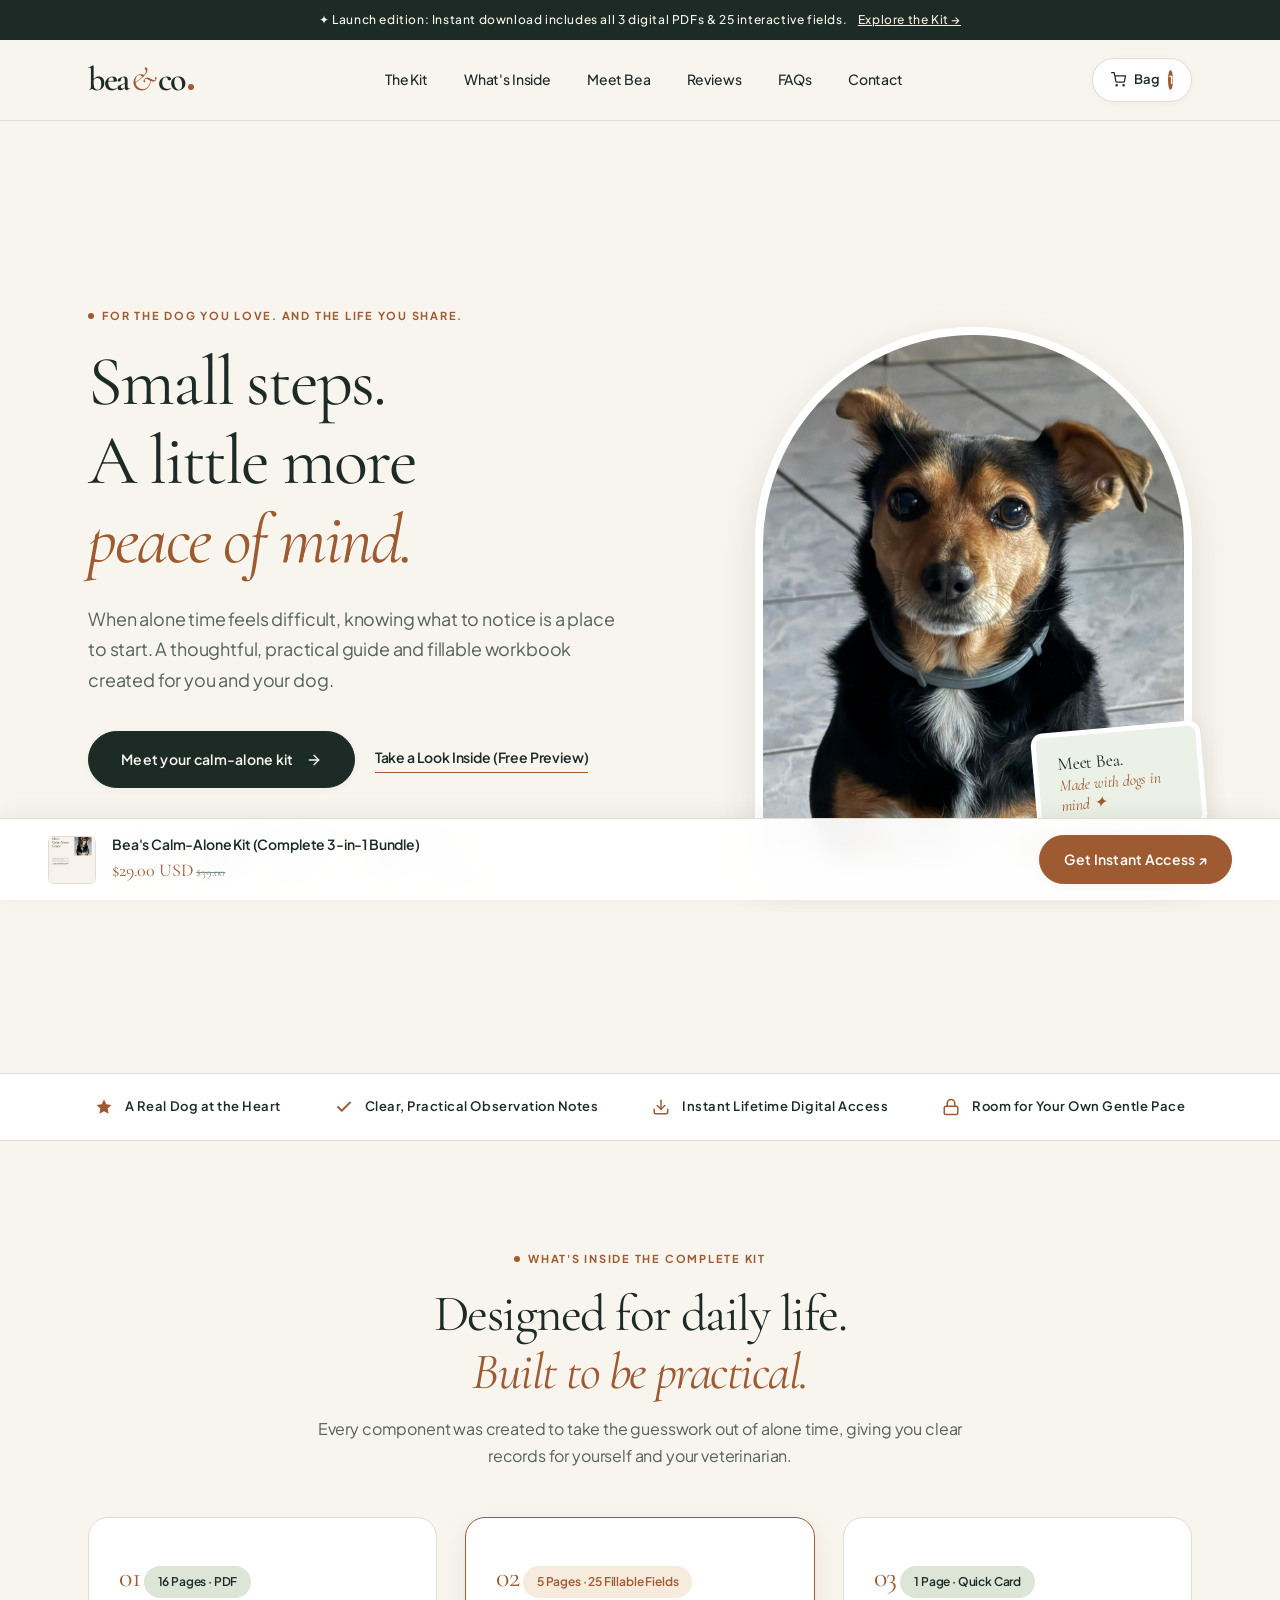
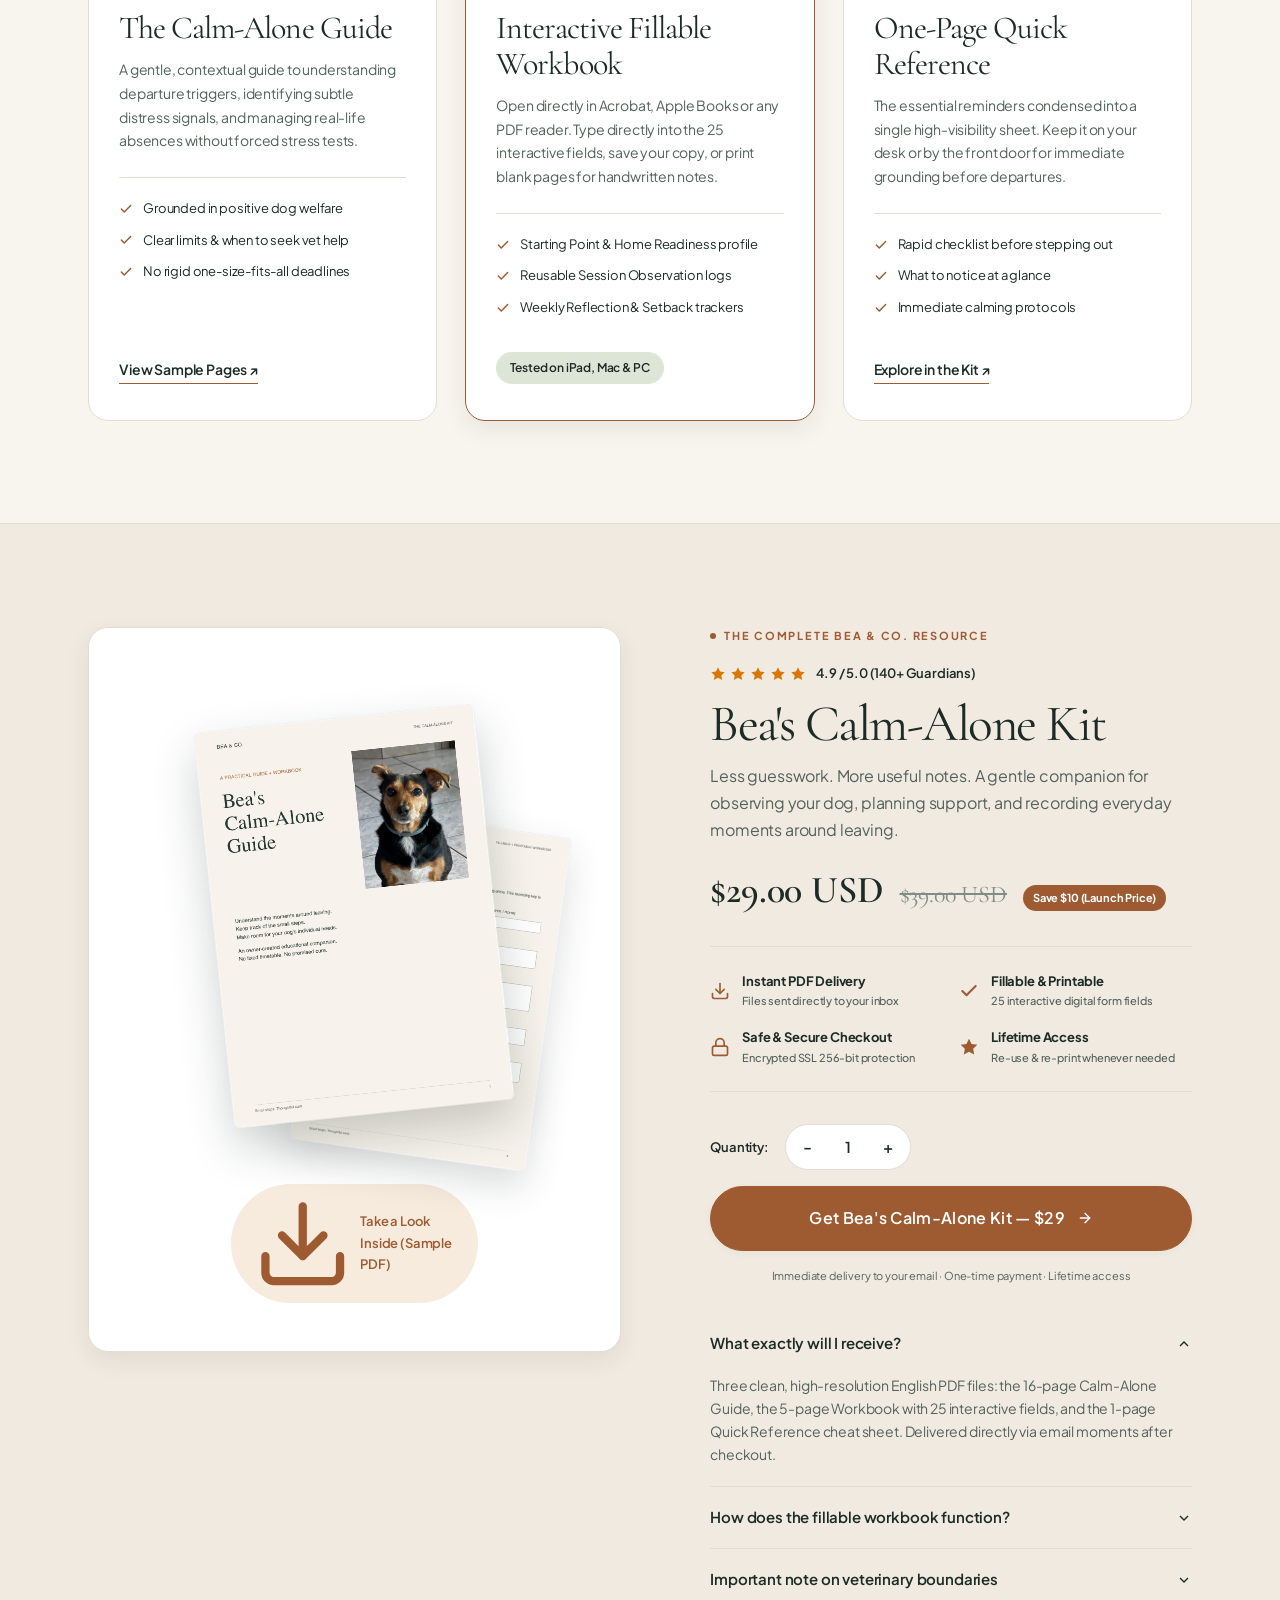
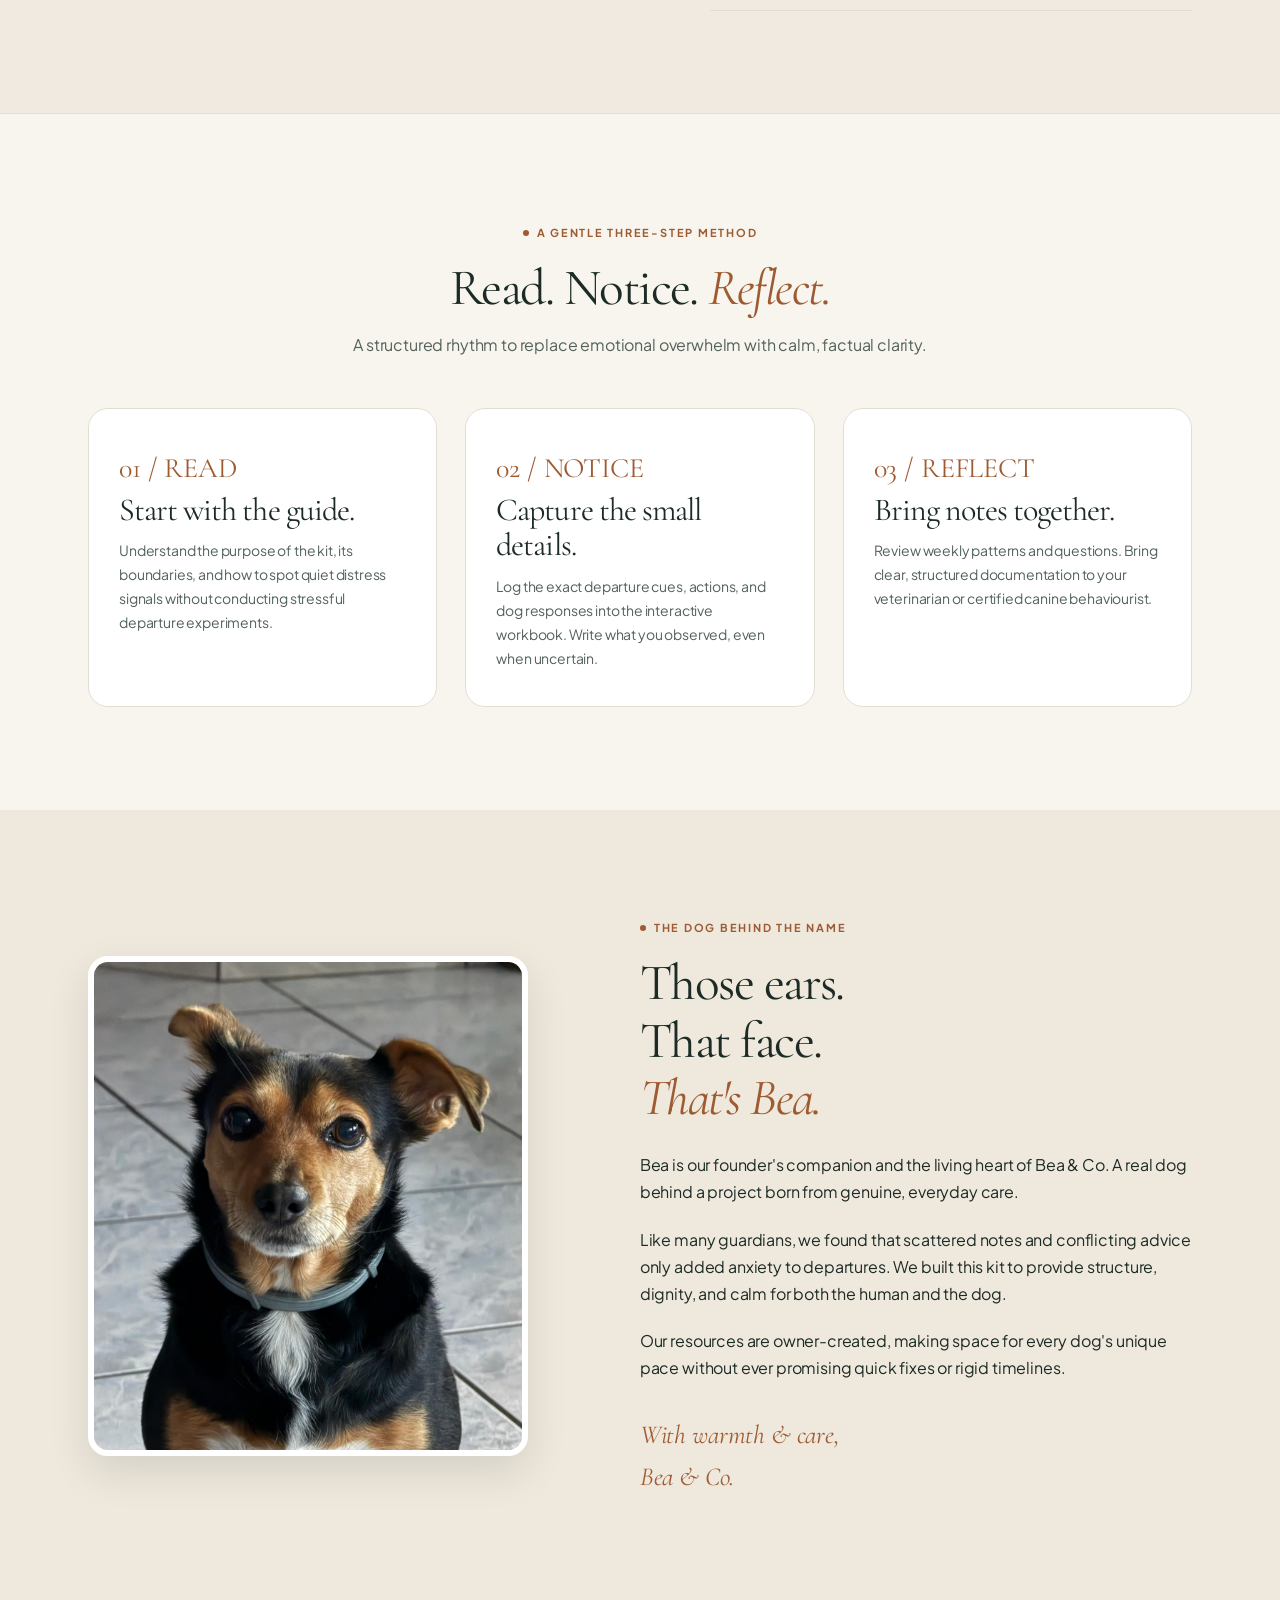
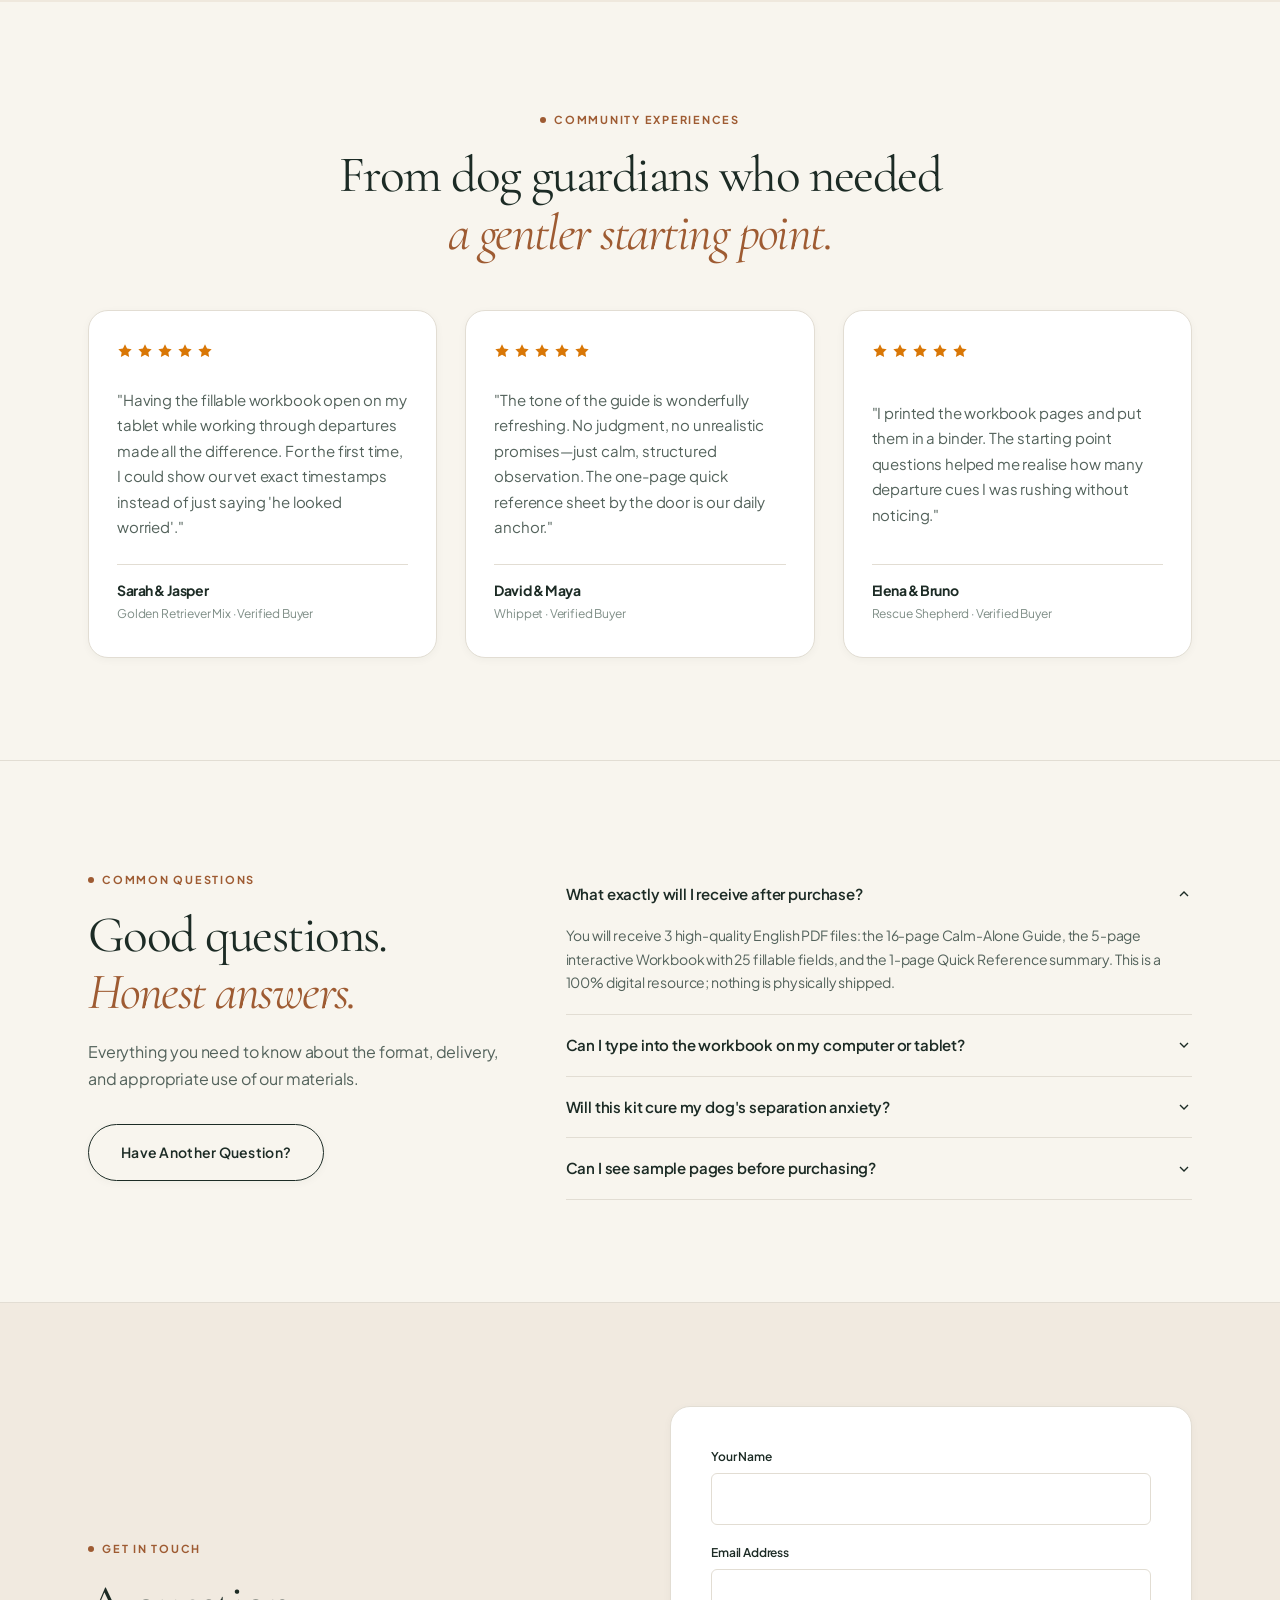
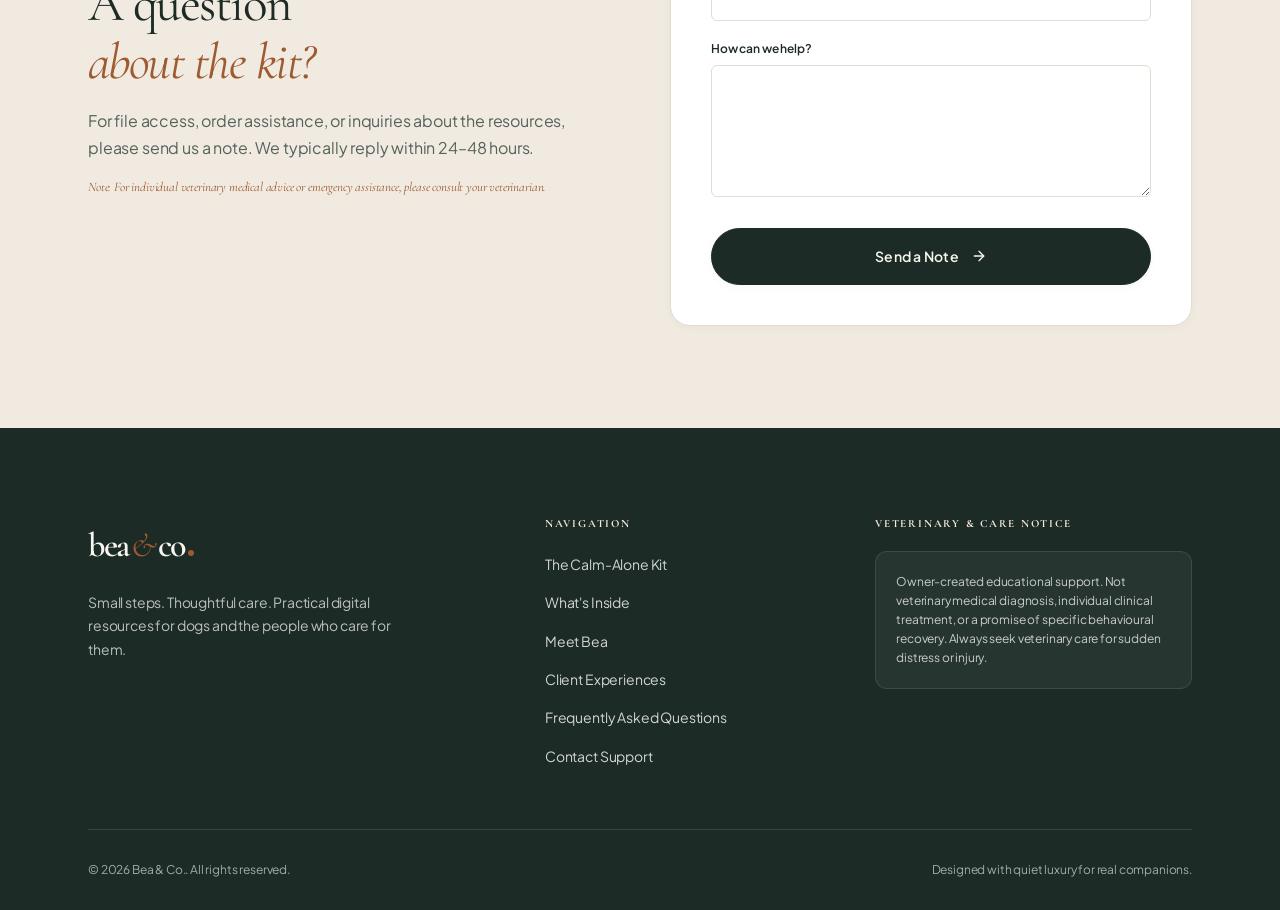
<file: output/store-preview/index.html>
<!doctype html>
<html class="no-js" lang="en">
<head>
  <meta charset="utf-8">
  <meta http-equiv="X-UA-Compatible" content="IE=edge">
  <meta name="viewport" content="width=device-width, initial-scale=1.0, height=device-height, minimum-scale=1.0">
  <link rel="canonical" href="https://bea-co.it">
  <link rel="preconnect" href="https://fonts.googleapis.com">
  <link rel="preconnect" href="https://fonts.gstatic.com" crossorigin>

  <title>Bea &amp; Co. | Small steps. Thoughtful care.</title>
  <meta name="description" content="A thoughtful guide and fillable workbook for the small steps around alone time. Meet Bea &amp; Co.">

  <!-- OpenGraph & Twitter Cards -->
  <meta property="og:site_name" content="Bea &amp; Co.">
  <meta property="og:url" content="https://bea-co.it">
  <meta property="og:title" content="Bea &amp; Co. | Small steps. Thoughtful care.">
  <meta property="og:type" content="website">
  <meta property="og:description" content="A thoughtful guide and fillable workbook for the small steps around alone time. Meet Bea &amp; Co.">
  <meta property="og:image" content="https:/assets/guide-cover.png">
  <meta name="twitter:card" content="summary_large_image">
  <meta name="twitter:title" content="Bea &amp; Co. | Small steps. Thoughtful care.">
  <meta name="twitter:description" content="A thoughtful guide and fillable workbook for the small steps around alone time. Meet Bea &amp; Co.">

  

  <!-- Stylesheets -->
  <link rel="stylesheet" href="/assets/theme.css">

  <!-- Theme Settings Custom Properties -->
  <style>
    :root {
      --color-bg: #F8F5EE;
      --color-ink: #1C2B25;
      --color-caramel: #9E5B32;
    }
  </style>

  <!-- Structured Data JSON-LD -->
  <script type="application/ld+json">
  {
    "@context": "https://schema.org",
    "@type": "Organization",
    "name": "Bea &amp; Co.",
    "url": "https://bea-co.it",
    "logo": "https:/assets/guide-cover.png",
    "sameAs": []
  }
  </script>
</head>
<body class="template-index">
  <a class="skip-link" href="#MainContent">Skip to content</a>

  
<div class="announcement-bar">
  <div class="container">
    <span>✦ Launch edition: Instant download includes all 3 digital PDFs & 25 interactive fields.</span>
    
      <a href="#the-kit">Explore the Kit →</a>
    
  </div>
</div>




  <header class="site-header">
  <div class="container header-inner">
    <a href="/" class="brand-logo" aria-label="Bea and Co Home">
      bea <span>&</span> co<span class="dot"></span>
    </a>

    <nav class="main-nav" aria-label="Main Navigation">
      <a href="/#the-kit">The Kit</a>
      <a href="/#inside">What's Inside</a>
      <a href="/#meet-bea">Meet Bea</a>
      <a href="/#reviews">Reviews</a>
      <a href="/#questions">FAQs</a>
      <a href="/#contact">Contact</a>
    </nav>

    <div class="header-actions">
      <button class="cart-toggle-btn" data-cart-toggle aria-label="Open Shopping Bag">
        <svg viewBox="0 0 24 24" fill="none" stroke="currentColor" stroke-width="2" stroke-linecap="round" stroke-linejoin="round"><circle cx="9" cy="21" r="1"></circle><circle cx="20" cy="21" r="1"></circle><path d="M1 1h4l2.68 13.39a2 2 0 0 0 2 1.61h9.72a2 2 0 0 0 2-1.61L23 6H6"></path></svg>

        <span>Bag</span>
        <span class="cart-count-badge" data-cart-count>1</span>
      </button>

      <button class="mobile-menu-btn" data-mobile-menu-toggle aria-label="Toggle menu">
        <svg width="24" height="24" viewBox="0 0 24 24" fill="none" stroke="currentColor" stroke-width="2"><line x1="3" y1="12" x2="21" y2="12"></line><line x1="3" y1="6" x2="21" y2="6"></line><line x1="3" y1="18" x2="21" y2="18"></line></svg>
      </button>
    </div>
  </div>
</header>

<!-- Mobile Navigation Drawer -->
<div class="mobile-nav-drawer" data-mobile-drawer>
  <div class="mobile-nav-panel">
    <div style="display:flex;justify-content:space-between;align-items:center;">
      <span class="brand-logo" style="font-size:26px;">bea <span>&</span> co<span class="dot"></span></span>
      <button class="cart-drawer-close" data-mobile-close aria-label="Close menu"><svg viewBox="0 0 24 24" fill="none" stroke="currentColor" stroke-width="2" stroke-linecap="round" stroke-linejoin="round"><line x1="18" y1="6" x2="6" y2="18"></line><line x1="6" y1="6" x2="18" y2="18"></line></svg>
</button>
    </div>
    <div class="mobile-nav-links">
      <a href="/#the-kit" data-mobile-close>The Calm-Alone Kit</a>
      <a href="/#inside" data-mobile-close>What's Inside</a>
      <a href="/#meet-bea" data-mobile-close>Meet Bea</a>
      <a href="/#reviews" data-mobile-close>Reviews & Stories</a>
      <a href="/#questions" data-mobile-close>Frequently Asked Questions</a>
      <a href="/#contact" data-mobile-close>Get in Touch</a>
    </div>
    <div style="margin-top:auto;padding-top:24px;border-top:1px solid var(--color-border);">
      <a href="/#the-kit" class="btn btn-caramel btn-full" data-mobile-close>Get Your Kit ($29)</a>
    </div>
  </div>
</div>




  <main id="MainContent" role="main" tabindex="-1">
    <section class="section-space">
  <div class="container">
    <div class="hero-grid">
      <div class="hero-content">
        <div class="eyebrow">FOR THE DOG YOU LOVE. AND THE LIFE YOU SHARE.</div>
        <h1>Small steps.<br>A little more<br><em>peace of mind.</em></h1>
        <p class="lead-text">When alone time feels difficult, knowing what to notice is a place to start. A thoughtful, practical guide and fillable workbook created for you and your dog.</p>

        <div class="hero-actions">
          <a href="#the-kit" class="btn btn-primary">
            Meet your calm-alone kit
            <svg viewBox="0 0 24 24" fill="none" stroke="currentColor" stroke-width="2" stroke-linecap="round" stroke-linejoin="round"><line x1="5" y1="12" x2="19" y2="12"></line><polyline points="12 5 19 12 12 19"></polyline></svg>

          </a>
          <a href="/assets/guide-preview.pdf" target="_blank" rel="noopener" class="text-btn">
            Take a Look Inside (Free Preview)
          </a>
        </div>

        <div class="hero-meta-strip">
          <span class="hero-meta-item"><svg viewBox="0 0 24 24" fill="none" stroke="currentColor" stroke-width="2.5" stroke-linecap="round" stroke-linejoin="round"><polyline points="20 6 9 17 4 12"></polyline></svg>
 3 English PDFs</span>
          <span class="hero-meta-item"><svg viewBox="0 0 24 24" fill="none" stroke="currentColor" stroke-width="2.5" stroke-linecap="round" stroke-linejoin="round"><polyline points="20 6 9 17 4 12"></polyline></svg>
 25 Fillable & Printable Fields</span>
          <span class="hero-meta-item"><svg viewBox="0 0 24 24" fill="none" stroke="currentColor" stroke-width="2.5" stroke-linecap="round" stroke-linejoin="round"><polyline points="20 6 9 17 4 12"></polyline></svg>
 One-Time Purchase</span>
        </div>
      </div>

      <div class="hero-media-wrap">
        <div class="hero-photo-frame">
          <img src="/assets/bea.jpg" width="1200" height="1600" alt="Bea, the real dog behind Bea & Co." fetchpriority="high">
        </div>
        <div class="hero-floating-badge">
          Meet Bea.
          <em>Made with dogs in mind ✦</em>
        </div>
      </div>
    </div>
  </div>
</section>


<section class="values-ticker-wrap">
  <div class="container">
    <div class="ticker-track">
      <div class="ticker-item">
        <svg viewBox="0 0 24 24" fill="currentColor"><polygon points="12 2 15.09 8.26 22 9.27 17 14.14 18.18 21.02 12 17.77 5.82 21.02 7 14.14 2 9.27 8.91 8.26 12 2"></polygon></svg>

        <span>A Real Dog at the Heart</span>
      </div>
      <div class="ticker-item">
        <svg viewBox="0 0 24 24" fill="none" stroke="currentColor" stroke-width="2.5" stroke-linecap="round" stroke-linejoin="round"><polyline points="20 6 9 17 4 12"></polyline></svg>

        <span>Clear, Practical Observation Notes</span>
      </div>
      <div class="ticker-item">
        <svg viewBox="0 0 24 24" fill="none" stroke="currentColor" stroke-width="2" stroke-linecap="round" stroke-linejoin="round"><path d="M21 15v4a2 2 0 0 1-2 2H5a2 2 0 0 1-2-2v-4"></path><polyline points="7 10 12 15 17 10"></polyline><line x1="12" y1="15" x2="12" y2="3"></line></svg>

        <span>Instant Lifetime Digital Access</span>
      </div>
      <div class="ticker-item">
        <svg viewBox="0 0 24 24" fill="none" stroke="currentColor" stroke-width="2" stroke-linecap="round" stroke-linejoin="round"><rect x="3" y="11" width="18" height="11" rx="2" ry="2"></rect><path d="M7 11V7a5 5 0 0 1 10 0v4"></path></svg>

        <span>Room for Your Own Gentle Pace</span>
      </div>
    </div>
  </div>
</section>


<section id="inside" class="section-space">
  <div class="container">
    <div style="text-align:center;max-width:700px;margin:0 auto;">
      <div class="eyebrow">WHAT'S INSIDE THE COMPLETE KIT</div>
      <h2>Designed for daily life.<br><em>Built to be practical.</em></h2>
      <p style="color:var(--color-ink-muted);margin-top:14px;">Every component was created to take the guesswork out of alone time, giving you clear records for yourself and your veterinarian.</p>
    </div>

    <div class="kit-cards-grid">
      <div class="kit-card">
        <div>
          <span class="kit-card-number">01</span>
          <span class="pill-badge" style="margin-bottom:12px;">16 Pages · PDF</span>
          <h3>The Calm-Alone Guide</h3>
          <p>A gentle, contextual guide to understanding departure triggers, identifying subtle distress signals, and managing real-life absences without forced stress tests.</p>
          <ul class="kit-card-features">
            <li><svg viewBox="0 0 24 24" fill="none" stroke="currentColor" stroke-width="2.5" stroke-linecap="round" stroke-linejoin="round"><polyline points="20 6 9 17 4 12"></polyline></svg>
 Grounded in positive dog welfare</li>
            <li><svg viewBox="0 0 24 24" fill="none" stroke="currentColor" stroke-width="2.5" stroke-linecap="round" stroke-linejoin="round"><polyline points="20 6 9 17 4 12"></polyline></svg>
 Clear limits & when to seek vet help</li>
            <li><svg viewBox="0 0 24 24" fill="none" stroke="currentColor" stroke-width="2.5" stroke-linecap="round" stroke-linejoin="round"><polyline points="20 6 9 17 4 12"></polyline></svg>
 No rigid one-size-fits-all deadlines</li>
          </ul>
        </div>
        <div style="margin-top:24px;">
          <a href="/assets/guide-preview.pdf" target="_blank" rel="noopener" class="text-btn">View Sample Pages ↗</a>
        </div>
      </div>

      <div class="kit-card" style="border-color:var(--color-caramel);box-shadow:var(--shadow-md);">
        <div>
          <span class="kit-card-number" style="color:var(--color-caramel);">02</span>
          <span class="pill-badge pill-badge-gold" style="margin-bottom:12px;">5 Pages · 25 Fillable Fields</span>
          <h3>Interactive Fillable Workbook</h3>
          <p>Open directly in Acrobat, Apple Books or any PDF reader. Type directly into the 25 interactive fields, save your copy, or print blank pages for handwritten notes.</p>
          <ul class="kit-card-features">
            <li><svg viewBox="0 0 24 24" fill="none" stroke="currentColor" stroke-width="2.5" stroke-linecap="round" stroke-linejoin="round"><polyline points="20 6 9 17 4 12"></polyline></svg>
 Starting Point & Home Readiness profile</li>
            <li><svg viewBox="0 0 24 24" fill="none" stroke="currentColor" stroke-width="2.5" stroke-linecap="round" stroke-linejoin="round"><polyline points="20 6 9 17 4 12"></polyline></svg>
 Reusable Session Observation logs</li>
            <li><svg viewBox="0 0 24 24" fill="none" stroke="currentColor" stroke-width="2.5" stroke-linecap="round" stroke-linejoin="round"><polyline points="20 6 9 17 4 12"></polyline></svg>
 Weekly Reflection & Setback trackers</li>
          </ul>
        </div>
        <div style="margin-top:24px;">
          <span class="pill-badge">Tested on iPad, Mac & PC</span>
        </div>
      </div>

      <div class="kit-card">
        <div>
          <span class="kit-card-number">03</span>
          <span class="pill-badge" style="margin-bottom:12px;">1 Page · Quick Card</span>
          <h3>One-Page Quick Reference</h3>
          <p>The essential reminders condensed into a single high-visibility sheet. Keep it on your desk or by the front door for immediate grounding before departures.</p>
          <ul class="kit-card-features">
            <li><svg viewBox="0 0 24 24" fill="none" stroke="currentColor" stroke-width="2.5" stroke-linecap="round" stroke-linejoin="round"><polyline points="20 6 9 17 4 12"></polyline></svg>
 Rapid checklist before stepping out</li>
            <li><svg viewBox="0 0 24 24" fill="none" stroke="currentColor" stroke-width="2.5" stroke-linecap="round" stroke-linejoin="round"><polyline points="20 6 9 17 4 12"></polyline></svg>
 What to notice at a glance</li>
            <li><svg viewBox="0 0 24 24" fill="none" stroke="currentColor" stroke-width="2.5" stroke-linecap="round" stroke-linejoin="round"><polyline points="20 6 9 17 4 12"></polyline></svg>
 Immediate calming protocols</li>
          </ul>
        </div>
        <div style="margin-top:24px;">
          <a href="#the-kit" class="text-btn">Explore in the Kit ↗</a>
        </div>
      </div>
    </div>
  </div>
</section>





<section id="the-kit" class="product-showcase-wrap section-space">
  <div class="container">
    <div class="product-showcase-grid">
      <!-- Gallery Column -->
      <div class="product-visual-stage">
        <div class="product-art-composite">
          <img class="cover-img" src="/assets/guide-cover.png" alt="Actual cover of Bea's Calm-Alone Guide" width="530" height="750" loading="lazy">
          <img class="worksheet-img" src="/assets/workbook-preview.png" alt="Actual fillable session record from the workbook" width="530" height="750" loading="lazy">
        </div>
        <a class="preview-sample-btn" href="/assets/guide-preview.pdf" target="_blank" rel="noopener">
          <svg viewBox="0 0 24 24" fill="none" stroke="currentColor" stroke-width="2" stroke-linecap="round" stroke-linejoin="round"><path d="M21 15v4a2 2 0 0 1-2 2H5a2 2 0 0 1-2-2v-4"></path><polyline points="7 10 12 15 17 10"></polyline><line x1="12" y1="15" x2="12" y2="3"></line></svg>
 Take a Look Inside (Sample PDF)
        </a>
      </div>

      <!-- Details Column -->
      <div class="product-details-pane">
        <div class="eyebrow">THE COMPLETE BEA & CO. RESOURCE</div>
        
        <div class="rating-stars">
          <svg viewBox="0 0 24 24" fill="currentColor"><polygon points="12 2 15.09 8.26 22 9.27 17 14.14 18.18 21.02 12 17.77 5.82 21.02 7 14.14 2 9.27 8.91 8.26 12 2"></polygon></svg>
<svg viewBox="0 0 24 24" fill="currentColor"><polygon points="12 2 15.09 8.26 22 9.27 17 14.14 18.18 21.02 12 17.77 5.82 21.02 7 14.14 2 9.27 8.91 8.26 12 2"></polygon></svg>
<svg viewBox="0 0 24 24" fill="currentColor"><polygon points="12 2 15.09 8.26 22 9.27 17 14.14 18.18 21.02 12 17.77 5.82 21.02 7 14.14 2 9.27 8.91 8.26 12 2"></polygon></svg>
<svg viewBox="0 0 24 24" fill="currentColor"><polygon points="12 2 15.09 8.26 22 9.27 17 14.14 18.18 21.02 12 17.77 5.82 21.02 7 14.14 2 9.27 8.91 8.26 12 2"></polygon></svg>
<svg viewBox="0 0 24 24" fill="currentColor"><polygon points="12 2 15.09 8.26 22 9.27 17 14.14 18.18 21.02 12 17.77 5.82 21.02 7 14.14 2 9.27 8.91 8.26 12 2"></polygon></svg>

          <span style="color:var(--color-ink);margin-left:6px;">4.9 / 5.0 (140+ Guardians)</span>
        </div>

        <h2>Bea's Calm-Alone Kit</h2>
        <p class="lead-text" style="font-size:16px;margin-top:8px;">
          Less guesswork. More useful notes. A gentle companion for observing your dog, planning support, and recording everyday moments around leaving.
        </p>

        <div class="product-price-box">
          <span class="current-price">$29.00 USD</span>
          <span class="compare-price">$39.00 USD</span>
          <span class="save-badge">Save $10 (Launch Price)</span>
        </div>

        <div class="trust-badges-grid">
  <div class="trust-badge-item">
    <svg viewBox="0 0 24 24" fill="none" stroke="currentColor" stroke-width="2" stroke-linecap="round" stroke-linejoin="round"><path d="M21 15v4a2 2 0 0 1-2 2H5a2 2 0 0 1-2-2v-4"></path><polyline points="7 10 12 15 17 10"></polyline><line x1="12" y1="15" x2="12" y2="3"></line></svg>

    <div>
      <strong>Instant PDF Delivery</strong>
      <p style="margin:0;font-size:11px;color:var(--color-ink-muted)">Files sent directly to your inbox</p>
    </div>
  </div>
  <div class="trust-badge-item">
    <svg viewBox="0 0 24 24" fill="none" stroke="currentColor" stroke-width="2.5" stroke-linecap="round" stroke-linejoin="round"><polyline points="20 6 9 17 4 12"></polyline></svg>

    <div>
      <strong>Fillable & Printable</strong>
      <p style="margin:0;font-size:11px;color:var(--color-ink-muted)">25 interactive digital form fields</p>
    </div>
  </div>
  <div class="trust-badge-item">
    <svg viewBox="0 0 24 24" fill="none" stroke="currentColor" stroke-width="2" stroke-linecap="round" stroke-linejoin="round"><rect x="3" y="11" width="18" height="11" rx="2" ry="2"></rect><path d="M7 11V7a5 5 0 0 1 10 0v4"></path></svg>

    <div>
      <strong>Safe & Secure Checkout</strong>
      <p style="margin:0;font-size:11px;color:var(--color-ink-muted)">Encrypted SSL 256-bit protection</p>
    </div>
  </div>
  <div class="trust-badge-item">
    <svg viewBox="0 0 24 24" fill="currentColor"><polygon points="12 2 15.09 8.26 22 9.27 17 14.14 18.18 21.02 12 17.77 5.82 21.02 7 14.14 2 9.27 8.91 8.26 12 2"></polygon></svg>

    <div>
      <strong>Lifetime Access</strong>
      <p style="margin:0;font-size:11px;color:var(--color-ink-muted)">Re-use & re-print whenever needed</p>
    </div>
  </div>
</div>


        <!-- Purchase Form -->
        <div class="purchase-controls">
          <form action="" method="post" enctype="multipart/form-data" id="FeaturedProductForm">
            <input type="hidden" name="id" value="1">
            
            <div class="quantity-row" style="margin-bottom:16px;">
              <span style="font-size:13px;font-weight:600;">Quantity:</span>
              <div class="quantity-stepper" data-quantity-stepper>
                <button type="button" class="quantity-btn" data-quantity-minus aria-label="Decrease quantity">-</button>
                <input type="number" name="quantity" value="1" min="1" class="quantity-input" aria-label="Quantity">
                <button type="button" class="quantity-btn" data-quantity-plus aria-label="Increase quantity">+</button>
              </div>
            </div>

            <button type="submit" class="btn btn-caramel btn-full" style="padding-block:18px;font-size:16px;" data-primary-buy-button>
              Get Bea's Calm-Alone Kit — $29
              <svg viewBox="0 0 24 24" fill="none" stroke="currentColor" stroke-width="2" stroke-linecap="round" stroke-linejoin="round"><line x1="5" y1="12" x2="19" y2="12"></line><polyline points="12 5 19 12 12 19"></polyline></svg>

            </button>
          </form>
          <p style="font-size:11px;text-align:center;color:var(--color-ink-muted);">
            Immediate delivery to your email · One-time payment · Lifetime access
          </p>
        </div>

        <!-- Accordions -->
        <div class="product-accordions">
          <details class="accordion-item" open>
            <summary>
              <span>What exactly will I receive?</span>
              <svg viewBox="0 0 24 24" fill="none" stroke="currentColor" stroke-width="2"><polyline points="6 9 12 15 18 9"></polyline></svg>
            </summary>
            <div class="accordion-content">
              Three clean, high-resolution English PDF files: the 16-page Calm-Alone Guide, the 5-page Workbook with 25 interactive fields, and the 1-page Quick Reference cheat sheet. Delivered directly via email moments after checkout.
            </div>
          </details>

          <details class="accordion-item">
            <summary>
              <span>How does the fillable workbook function?</span>
              <svg viewBox="0 0 24 24" fill="none" stroke="currentColor" stroke-width="2"><polyline points="6 9 12 15 18 9"></polyline></svg>
            </summary>
            <div class="accordion-content">
              Open it in Adobe Acrobat, Apple Books, Preview or any browser. Click on any of the 25 fields to type your notes, save your customized document, or print copies for your desk. Re-use it for every new session!
            </div>
          </details>

          <details class="accordion-item">
            <summary>
              <span>Important note on veterinary boundaries</span>
              <svg viewBox="0 0 24 24" fill="none" stroke="currentColor" stroke-width="2"><polyline points="6 9 12 15 18 9"></polyline></svg>
            </summary>
            <div class="accordion-content">
              This kit is an owner-created educational resource, not veterinary care or an individual clinical prescription. If your dog experiences severe distress, self-injury or frantic escape attempts, please consult a veterinary professional promptly.
            </div>
          </details>
        </div>
      </div>
    </div>
  </div>
</section>


<section class="section-space">
  <div class="container">
    <div style="text-align:center;max-width:700px;margin:0 auto 50px;">
      <div class="eyebrow">A GENTLE THREE-STEP METHOD</div>
      <h2>Read. Notice. <em>Reflect.</em></h2>
      <p style="color:var(--color-ink-muted);margin-top:14px;">A structured rhythm to replace emotional overwhelm with calm, factual clarity.</p>
    </div>

    <div class="kit-cards-grid">
      <div class="kit-card">
        <div>
          <span class="kit-card-number">01 / READ</span>
          <h3>Start with the guide.</h3>
          <p>Understand the purpose of the kit, its boundaries, and how to spot quiet distress signals without conducting stressful departure experiments.</p>
        </div>
      </div>

      <div class="kit-card">
        <div>
          <span class="kit-card-number">02 / NOTICE</span>
          <h3>Capture the small details.</h3>
          <p>Log the exact departure cues, actions, and dog responses into the interactive workbook. Write what you observed, even when uncertain.</p>
        </div>
      </div>

      <div class="kit-card">
        <div>
          <span class="kit-card-number">03 / REFLECT</span>
          <h3>Bring notes together.</h3>
          <p>Review weekly patterns and questions. Bring clear, structured documentation to your veterinarian or certified canine behaviourist.</p>
        </div>
      </div>
    </div>
  </div>
</section>


<section id="meet-bea" class="story-section section-space">
  <div class="container">
    <div class="story-grid">
      <div class="story-photo-wrap">
        <img class="story-photo" width="1200" height="1600" src="/assets/bea.jpg" alt="Bea, the inspiration behind the project" loading="lazy">
      </div>

      <div class="story-content">
        <div class="eyebrow">THE DOG BEHIND THE NAME</div>
        <h2>Those ears.<br>That face.<br><em>That's Bea.</em></h2>
        <p>Bea is our founder's companion and the living heart of Bea & Co. A real dog behind a project born from genuine, everyday care.</p>
        <p>Like many guardians, we found that scattered notes and conflicting advice only added anxiety to departures. We built this kit to provide structure, dignity, and calm for both the human and the dog.</p>
        <p>Our resources are owner-created, making space for every dog's unique pace without ever promising quick fixes or rigid timelines.</p>
        <span class="story-signature">With warmth & care,<br>Bea & Co.</span>
      </div>
    </div>
  </div>
</section>


<section id="reviews" class="section-space">
  <div class="container">
    <div style="text-align:center;max-width:700px;margin:0 auto;">
      <div class="eyebrow">COMMUNITY EXPERIENCES</div>
      <h2>From dog guardians who needed<br><em>a gentler starting point.</em></h2>
    </div>

    <div class="testimonials-grid">
      <div class="testimonial-card">
        <div class="rating-stars"><svg viewBox="0 0 24 24" fill="currentColor"><polygon points="12 2 15.09 8.26 22 9.27 17 14.14 18.18 21.02 12 17.77 5.82 21.02 7 14.14 2 9.27 8.91 8.26 12 2"></polygon></svg>
<svg viewBox="0 0 24 24" fill="currentColor"><polygon points="12 2 15.09 8.26 22 9.27 17 14.14 18.18 21.02 12 17.77 5.82 21.02 7 14.14 2 9.27 8.91 8.26 12 2"></polygon></svg>
<svg viewBox="0 0 24 24" fill="currentColor"><polygon points="12 2 15.09 8.26 22 9.27 17 14.14 18.18 21.02 12 17.77 5.82 21.02 7 14.14 2 9.27 8.91 8.26 12 2"></polygon></svg>
<svg viewBox="0 0 24 24" fill="currentColor"><polygon points="12 2 15.09 8.26 22 9.27 17 14.14 18.18 21.02 12 17.77 5.82 21.02 7 14.14 2 9.27 8.91 8.26 12 2"></polygon></svg>
<svg viewBox="0 0 24 24" fill="currentColor"><polygon points="12 2 15.09 8.26 22 9.27 17 14.14 18.18 21.02 12 17.77 5.82 21.02 7 14.14 2 9.27 8.91 8.26 12 2"></polygon></svg>
</div>
        <p class="testimonial-quote">"Having the fillable workbook open on my tablet while working through departures made all the difference. For the first time, I could show our vet exact timestamps instead of just saying 'he looked worried'."</p>
        <div class="testimonial-author">
          <div class="author-info">
            <h4>Sarah & Jasper</h4>
            <span>Golden Retriever Mix · Verified Buyer</span>
          </div>
        </div>
      </div>

      <div class="testimonial-card">
        <div class="rating-stars"><svg viewBox="0 0 24 24" fill="currentColor"><polygon points="12 2 15.09 8.26 22 9.27 17 14.14 18.18 21.02 12 17.77 5.82 21.02 7 14.14 2 9.27 8.91 8.26 12 2"></polygon></svg>
<svg viewBox="0 0 24 24" fill="currentColor"><polygon points="12 2 15.09 8.26 22 9.27 17 14.14 18.18 21.02 12 17.77 5.82 21.02 7 14.14 2 9.27 8.91 8.26 12 2"></polygon></svg>
<svg viewBox="0 0 24 24" fill="currentColor"><polygon points="12 2 15.09 8.26 22 9.27 17 14.14 18.18 21.02 12 17.77 5.82 21.02 7 14.14 2 9.27 8.91 8.26 12 2"></polygon></svg>
<svg viewBox="0 0 24 24" fill="currentColor"><polygon points="12 2 15.09 8.26 22 9.27 17 14.14 18.18 21.02 12 17.77 5.82 21.02 7 14.14 2 9.27 8.91 8.26 12 2"></polygon></svg>
<svg viewBox="0 0 24 24" fill="currentColor"><polygon points="12 2 15.09 8.26 22 9.27 17 14.14 18.18 21.02 12 17.77 5.82 21.02 7 14.14 2 9.27 8.91 8.26 12 2"></polygon></svg>
</div>
        <p class="testimonial-quote">"The tone of the guide is wonderfully refreshing. No judgment, no unrealistic promises—just calm, structured observation. The one-page quick reference sheet by the door is our daily anchor."</p>
        <div class="testimonial-author">
          <div class="author-info">
            <h4>David & Maya</h4>
            <span>Whippet · Verified Buyer</span>
          </div>
        </div>
      </div>

      <div class="testimonial-card">
        <div class="rating-stars"><svg viewBox="0 0 24 24" fill="currentColor"><polygon points="12 2 15.09 8.26 22 9.27 17 14.14 18.18 21.02 12 17.77 5.82 21.02 7 14.14 2 9.27 8.91 8.26 12 2"></polygon></svg>
<svg viewBox="0 0 24 24" fill="currentColor"><polygon points="12 2 15.09 8.26 22 9.27 17 14.14 18.18 21.02 12 17.77 5.82 21.02 7 14.14 2 9.27 8.91 8.26 12 2"></polygon></svg>
<svg viewBox="0 0 24 24" fill="currentColor"><polygon points="12 2 15.09 8.26 22 9.27 17 14.14 18.18 21.02 12 17.77 5.82 21.02 7 14.14 2 9.27 8.91 8.26 12 2"></polygon></svg>
<svg viewBox="0 0 24 24" fill="currentColor"><polygon points="12 2 15.09 8.26 22 9.27 17 14.14 18.18 21.02 12 17.77 5.82 21.02 7 14.14 2 9.27 8.91 8.26 12 2"></polygon></svg>
<svg viewBox="0 0 24 24" fill="currentColor"><polygon points="12 2 15.09 8.26 22 9.27 17 14.14 18.18 21.02 12 17.77 5.82 21.02 7 14.14 2 9.27 8.91 8.26 12 2"></polygon></svg>
</div>
        <p class="testimonial-quote">"I printed the workbook pages and put them in a binder. The starting point questions helped me realise how many departure cues I was rushing without noticing."</p>
        <div class="testimonial-author">
          <div class="author-info">
            <h4>Elena & Bruno</h4>
            <span>Rescue Shepherd · Verified Buyer</span>
          </div>
        </div>
      </div>
    </div>
  </div>
</section>


<section id="questions" class="section-space" style="border-top:1px solid var(--color-border);">
  <div class="container">
    <div style="display:grid;grid-template-columns:0.8fr 1.2fr;gap:60px;">
      <div>
        <div class="eyebrow">COMMON QUESTIONS</div>
        <h2>Good questions.<br><em>Honest answers.</em></h2>
        <p style="color:var(--color-ink-muted);margin-top:16px;">Everything you need to know about the format, delivery, and appropriate use of our materials.</p>
        <div style="margin-top:32px;">
          <a href="#contact" class="btn btn-secondary">Have Another Question?</a>
        </div>
      </div>

      <div class="product-accordions">
        <details class="accordion-item" open>
          <summary>
            <span>What exactly will I receive after purchase?</span>
            <svg viewBox="0 0 24 24" fill="none" stroke="currentColor" stroke-width="2"><polyline points="6 9 12 15 18 9"></polyline></svg>
          </summary>
          <div class="accordion-content">
            You will receive 3 high-quality English PDF files: the 16-page Calm-Alone Guide, the 5-page interactive Workbook with 25 fillable fields, and the 1-page Quick Reference summary. This is a 100% digital resource; nothing is physically shipped.
          </div>
        </details>

        <details class="accordion-item">
          <summary>
            <span>Can I type into the workbook on my computer or tablet?</span>
            <svg viewBox="0 0 24 24" fill="none" stroke="currentColor" stroke-width="2"><polyline points="6 9 12 15 18 9"></polyline></svg>
          </summary>
          <div class="accordion-content">
            Yes! The workbook contains 25 native PDF form fields. Open it in Acrobat Reader, Apple Books, Chrome, or any standard PDF application, enter your notes, and save. You can also print blank copies if you prefer handwriting.
          </div>
        </details>

        <details class="accordion-item">
          <summary>
            <span>Will this kit cure my dog's separation anxiety?</span>
            <svg viewBox="0 0 24 24" fill="none" stroke="currentColor" stroke-width="2"><polyline points="6 9 12 15 18 9"></polyline></svg>
          </summary>
          <div class="accordion-content">
            No specific medical outcome or fixed timeframe is guaranteed. The kit is designed to organize observations and provide structured support. It does not replace clinical veterinary diagnosis or an individualized treatment plan with a certified professional.
          </div>
        </details>

        <details class="accordion-item">
          <summary>
            <span>Can I see sample pages before purchasing?</span>
            <svg viewBox="0 0 24 24" fill="none" stroke="currentColor" stroke-width="2"><polyline points="6 9 12 15 18 9"></polyline></svg>
          </summary>
          <div class="accordion-content">
            Yes. You can open our <a href="/assets/guide-preview.pdf" target="_blank" rel="noopener" style="color:var(--color-caramel);text-decoration:underline;">free preview sample</a> at any time to review the cover, table of contents, and sample observation logs.
          </div>
        </details>
      </div>
    </div>
  </div>
</section>


<section id="contact" class="section-space" style="background:var(--color-bg-subtle);border-top:1px solid var(--color-border);">
  <div class="container">
    <div style="display:grid;grid-template-columns:1fr 1fr;gap:60px;align-items:center;">
      <div>
        <div class="eyebrow">GET IN TOUCH</div>
        <h2>A question<br><em>about the kit?</em></h2>
        <p style="color:var(--color-ink-muted);margin-top:16px;">For file access, order assistance, or inquiries about the resources, please send us a note. We typically reply within 24–48 hours.</p>
        <p style="color:var(--color-ink-light);font-size:13px;margin-top:14px;"><em>Note: For individual veterinary medical advice or emergency assistance, please consult your veterinarian.</em></p>
      </div>

      <div style="background:var(--color-surface);padding:40px;border-radius:var(--radius-lg);box-shadow:var(--shadow-sm);border:1px solid var(--color-border);">
        <form data-preview-form>
          
          

          <div style="margin-bottom:18px;">
            <label for="ContactFormName" style="display:block;font-size:12px;font-weight:600;margin-bottom:6px;">Your Name</label>
            <input type="text" id="ContactFormName" name="contact[name]" autocomplete="name" value="" style="width:100%;padding:12px;border:1px solid var(--color-border);border-radius:var(--radius-sm);">
          </div>

          <div style="margin-bottom:18px;">
            <label for="ContactFormEmail" style="display:block;font-size:12px;font-weight:600;margin-bottom:6px;">Email Address</label>
            <input type="email" id="ContactFormEmail" name="contact[email]" autocomplete="email" required value="" style="width:100%;padding:12px;border:1px solid var(--color-border);border-radius:var(--radius-sm);">
          </div>

          <div style="margin-bottom:24px;">
            <label for="ContactFormMessage" style="display:block;font-size:12px;font-weight:600;margin-bottom:6px;">How can we help?</label>
            <textarea id="ContactFormMessage" name="contact[body]" rows="4" required style="width:100%;padding:12px;border:1px solid var(--color-border);border-radius:var(--radius-sm);resize:vertical;"></textarea>
          </div>

          <button type="submit" class="btn btn-primary btn-full">Send a Note <svg viewBox="0 0 24 24" fill="none" stroke="currentColor" stroke-width="2" stroke-linecap="round" stroke-linejoin="round"><line x1="5" y1="12" x2="19" y2="12"></line><polyline points="12 5 19 12 12 19"></polyline></svg>
</button>
        </form>
      </div>
    </div>
  </div>
</section>



  </main>

  <footer class="site-footer">
  <div class="container">
    <div class="footer-top-grid">
      <div class="footer-brand">
        <a href="/" class="brand-logo" aria-label="Bea and Co">
          bea <span>&</span> co<span class="dot"></span>
        </a>
        <p>Small steps. Thoughtful care. Practical digital resources for dogs and the people who care for them.</p>
      </div>

      <div class="footer-col">
        <h4>Navigation</h4>
        <ul class="footer-links">
          <li><a href="/#the-kit">The Calm-Alone Kit</a></li>
          <li><a href="/#inside">What's Inside</a></li>
          <li><a href="/#meet-bea">Meet Bea</a></li>
          <li><a href="/#reviews">Client Experiences</a></li>
          <li><a href="/#questions">Frequently Asked Questions</a></li>
          <li><a href="/#contact">Contact Support</a></li>
        </ul>
      </div>

      <div class="footer-col">
        <h4>Veterinary & Care Notice</h4>
        <div class="footer-disclaimer-box">
          Owner-created educational support. Not veterinary medical diagnosis, individual clinical treatment, or a promise of specific behavioural recovery. Always seek veterinary care for sudden distress or injury.
        </div>
      </div>
    </div>

    <div class="footer-bottom">
      <span>© 2026 Bea &amp; Co.. All rights reserved.</span>
      <span>Designed with quiet luxury for real companions.</span>
    </div>
  </div>
</footer>




  <!-- Drawer Cart & Sticky CTA Elements -->
  <div class="cart-drawer-overlay" data-cart-drawer-overlay>
  <div class="cart-drawer" role="dialog" aria-modal="true" aria-label="Shopping Bag">
    <div class="cart-drawer-header">
      <h3>Your Bag (<span data-cart-item-count></span>)</h3>
      <button class="cart-drawer-close" data-cart-drawer-close aria-label="Close cart">
        <svg viewBox="0 0 24 24" fill="none" stroke="currentColor" stroke-width="2" stroke-linecap="round" stroke-linejoin="round"><line x1="18" y1="6" x2="6" y2="18"></line><line x1="6" y1="6" x2="18" y2="18"></line></svg>

      </button>
    </div>
    
    <div class="cart-bonus-meter">
      <div style="display:flex;justify-content:space-between;">
        <span>✦ Instant Digital Access Unlocked</span>
        <span style="color:var(--color-caramel)">100% Free Shipping</span>
      </div>
      <div class="meter-bar">
        <div class="meter-fill" style="width: 100%;"></div>
      </div>
    </div>

    <div class="cart-drawer-body">
      
        <div style="text-align:center;padding:48px 0;">
          <p style="font-family:var(--font-serif);font-size:22px;margin-bottom:16px;">Your bag is waiting.</p>
          <p style="color:var(--color-ink-muted);font-size:14px;margin-bottom:24px;">Discover Bea's Calm-Alone Kit to begin gentle, structured observations.</p>
          <a href="#the-kit" class="btn btn-primary" data-cart-drawer-close>Explore the Kit</a>
        </div>
      
    </div>

    
  </div>
</div>

  
    <div class="sticky-atc-bar" data-sticky-atc-bar>
  <div class="sticky-atc-inner">
    <div class="sticky-atc-info">
      <img class="sticky-atc-thumb" width="48" height="48" src="/assets/guide-cover.png" alt="Bea's Calm-Alone Kit Cover">
      <div>
        <div class="sticky-atc-title">Bea's Calm-Alone Kit (Complete 3-in-1 Bundle)</div>
        <div class="sticky-atc-price">$29.00 USD <span style="font-size:12px;text-decoration:line-through;color:var(--color-ink-light)">$39.00</span></div>
      </div>
    </div>
    <form action="" method="post" style="margin:0;">
      <input type="hidden" name="id" value="1">
      <input type="hidden" name="quantity" value="1">
      <button type="submit" class="btn btn-caramel" style="padding:12px 24px;">
        Get Instant Access ↗
      </button>
    </form>
  </div>
</div>

  

  <script src="/assets/theme.js" defer="defer"></script>
</body>
</html>
</file>
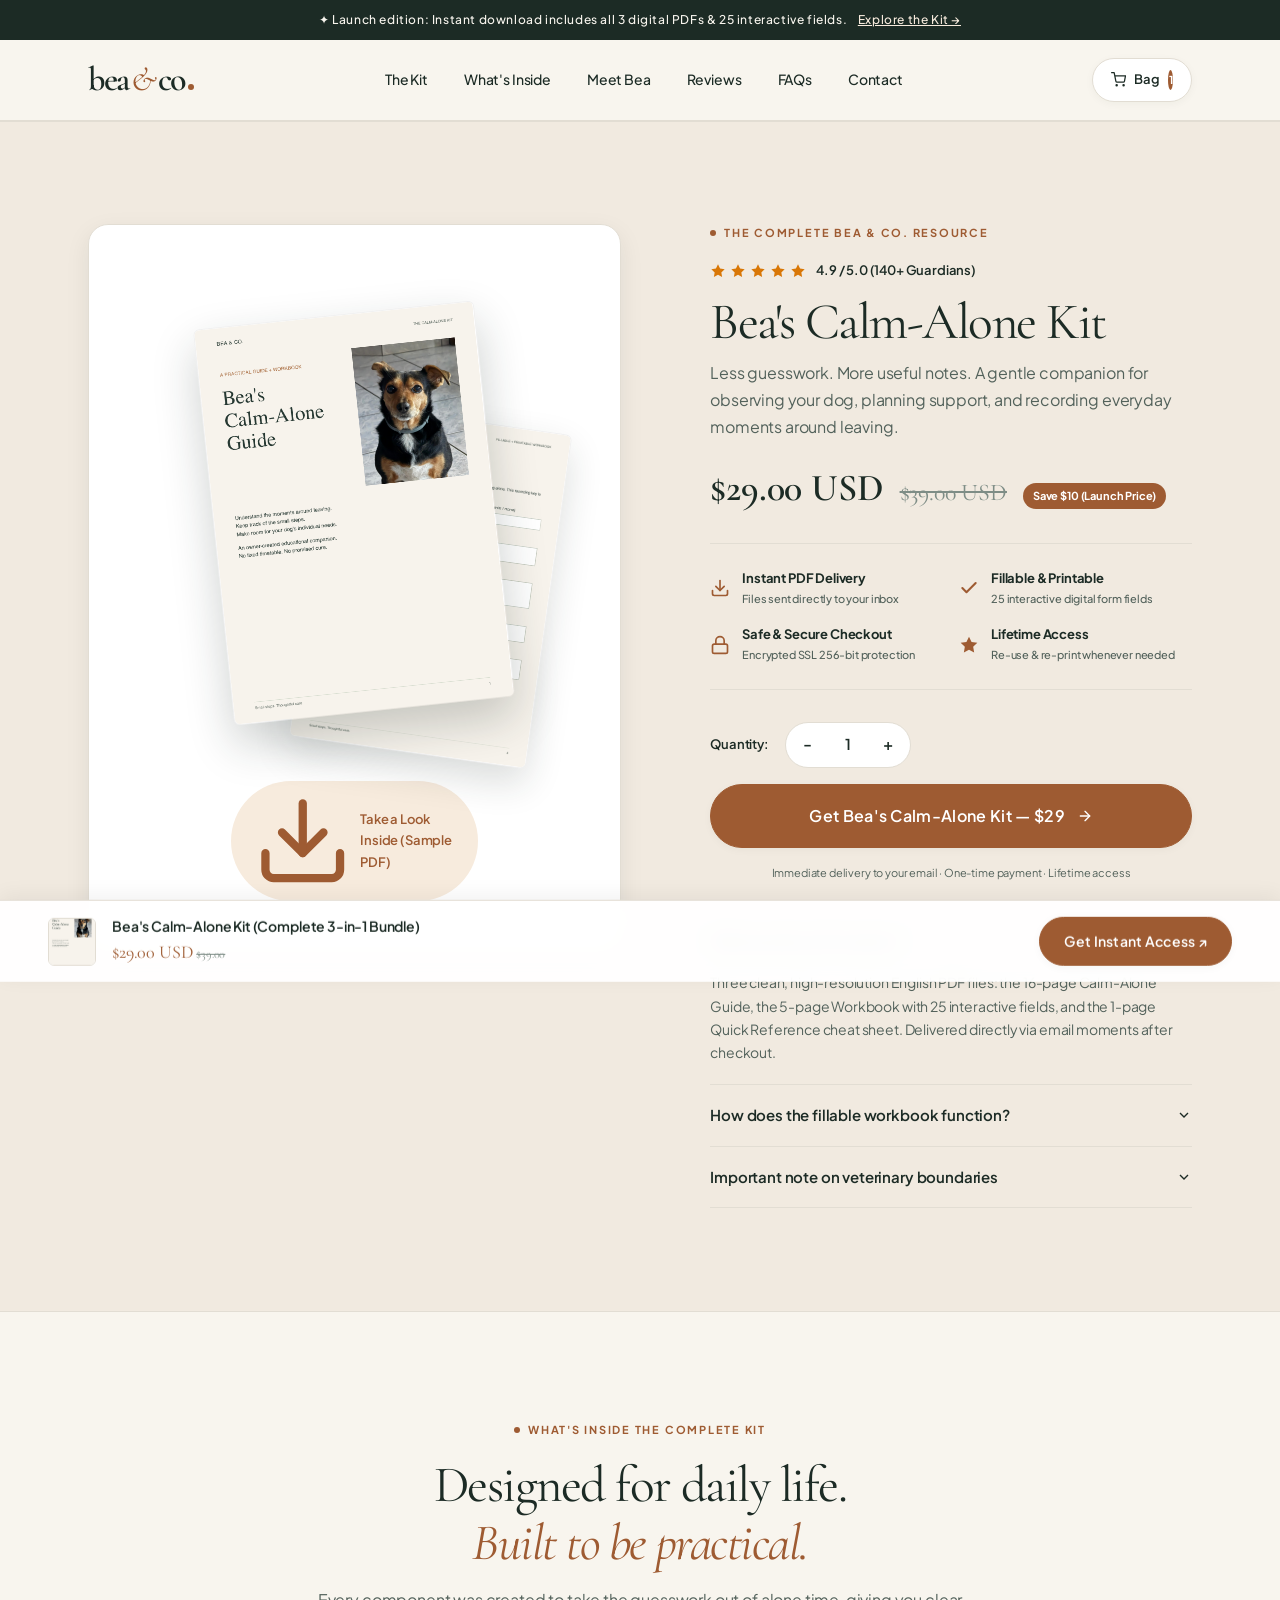
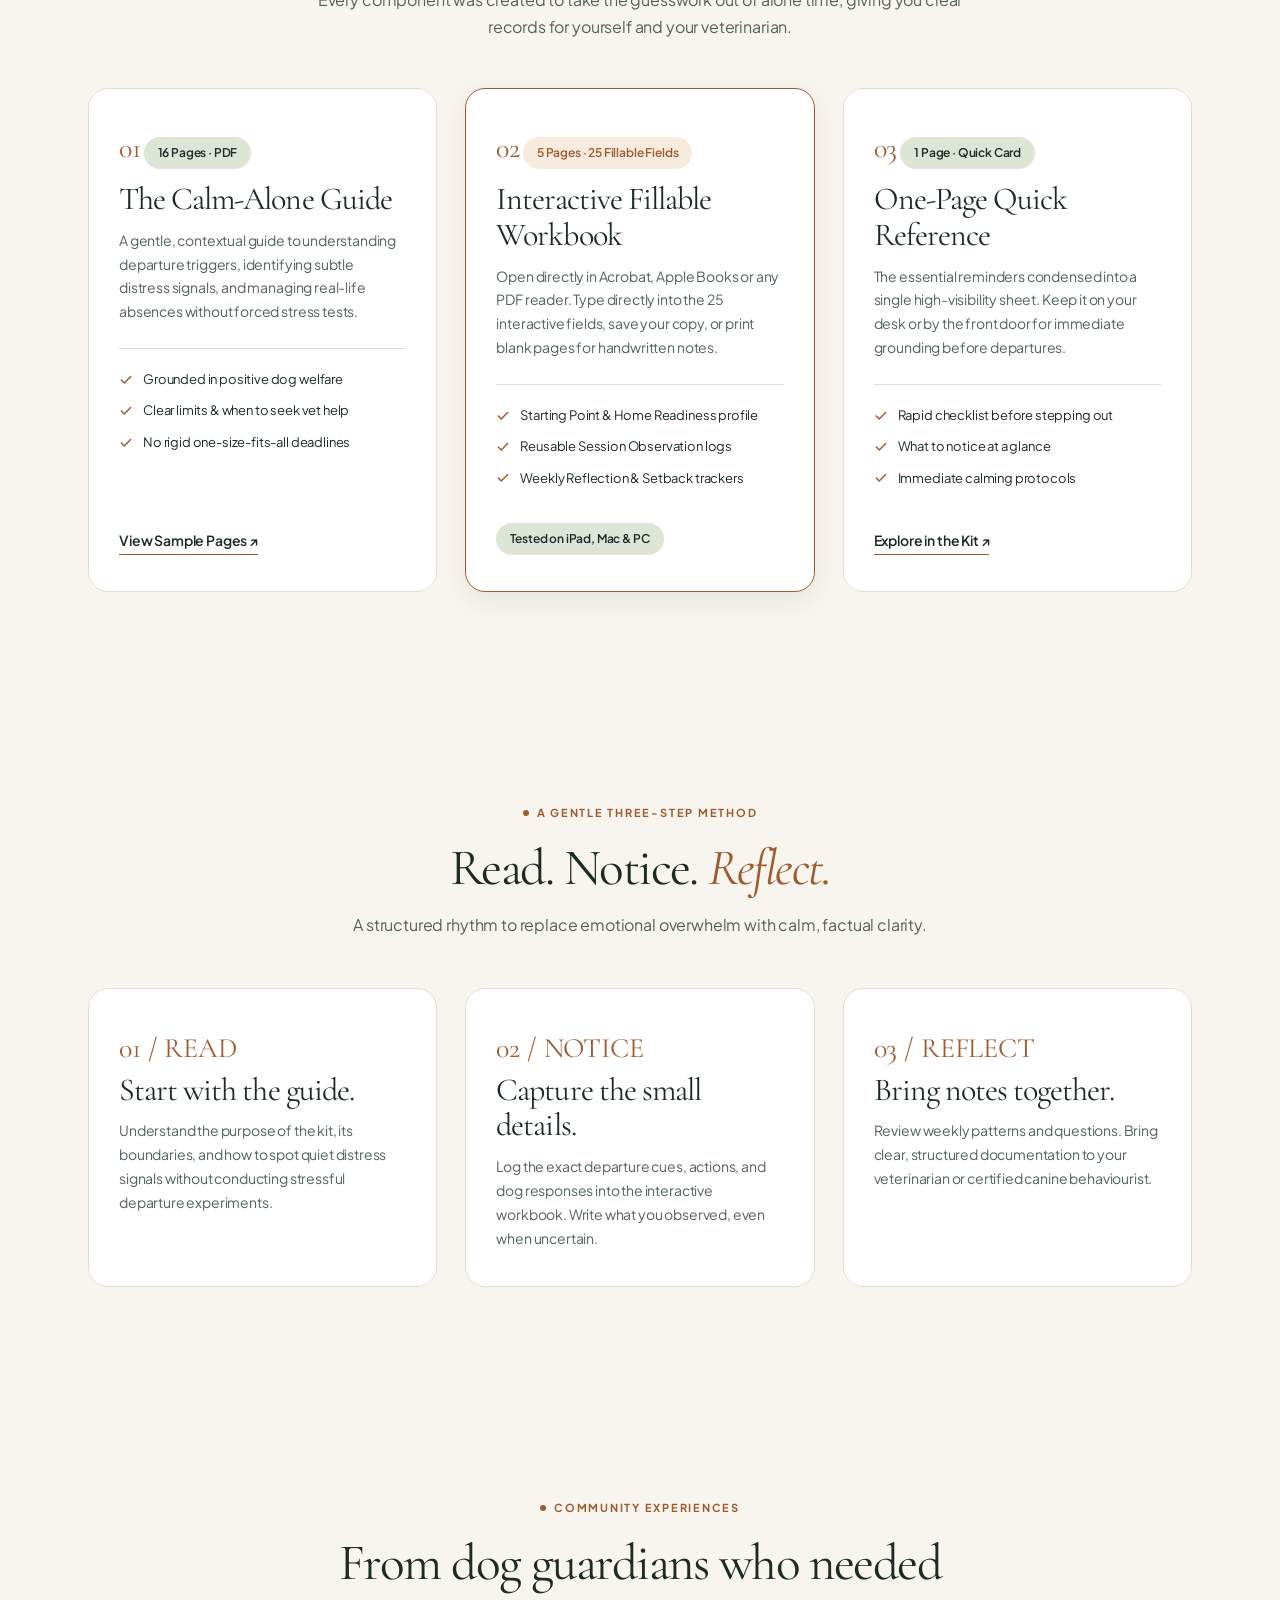
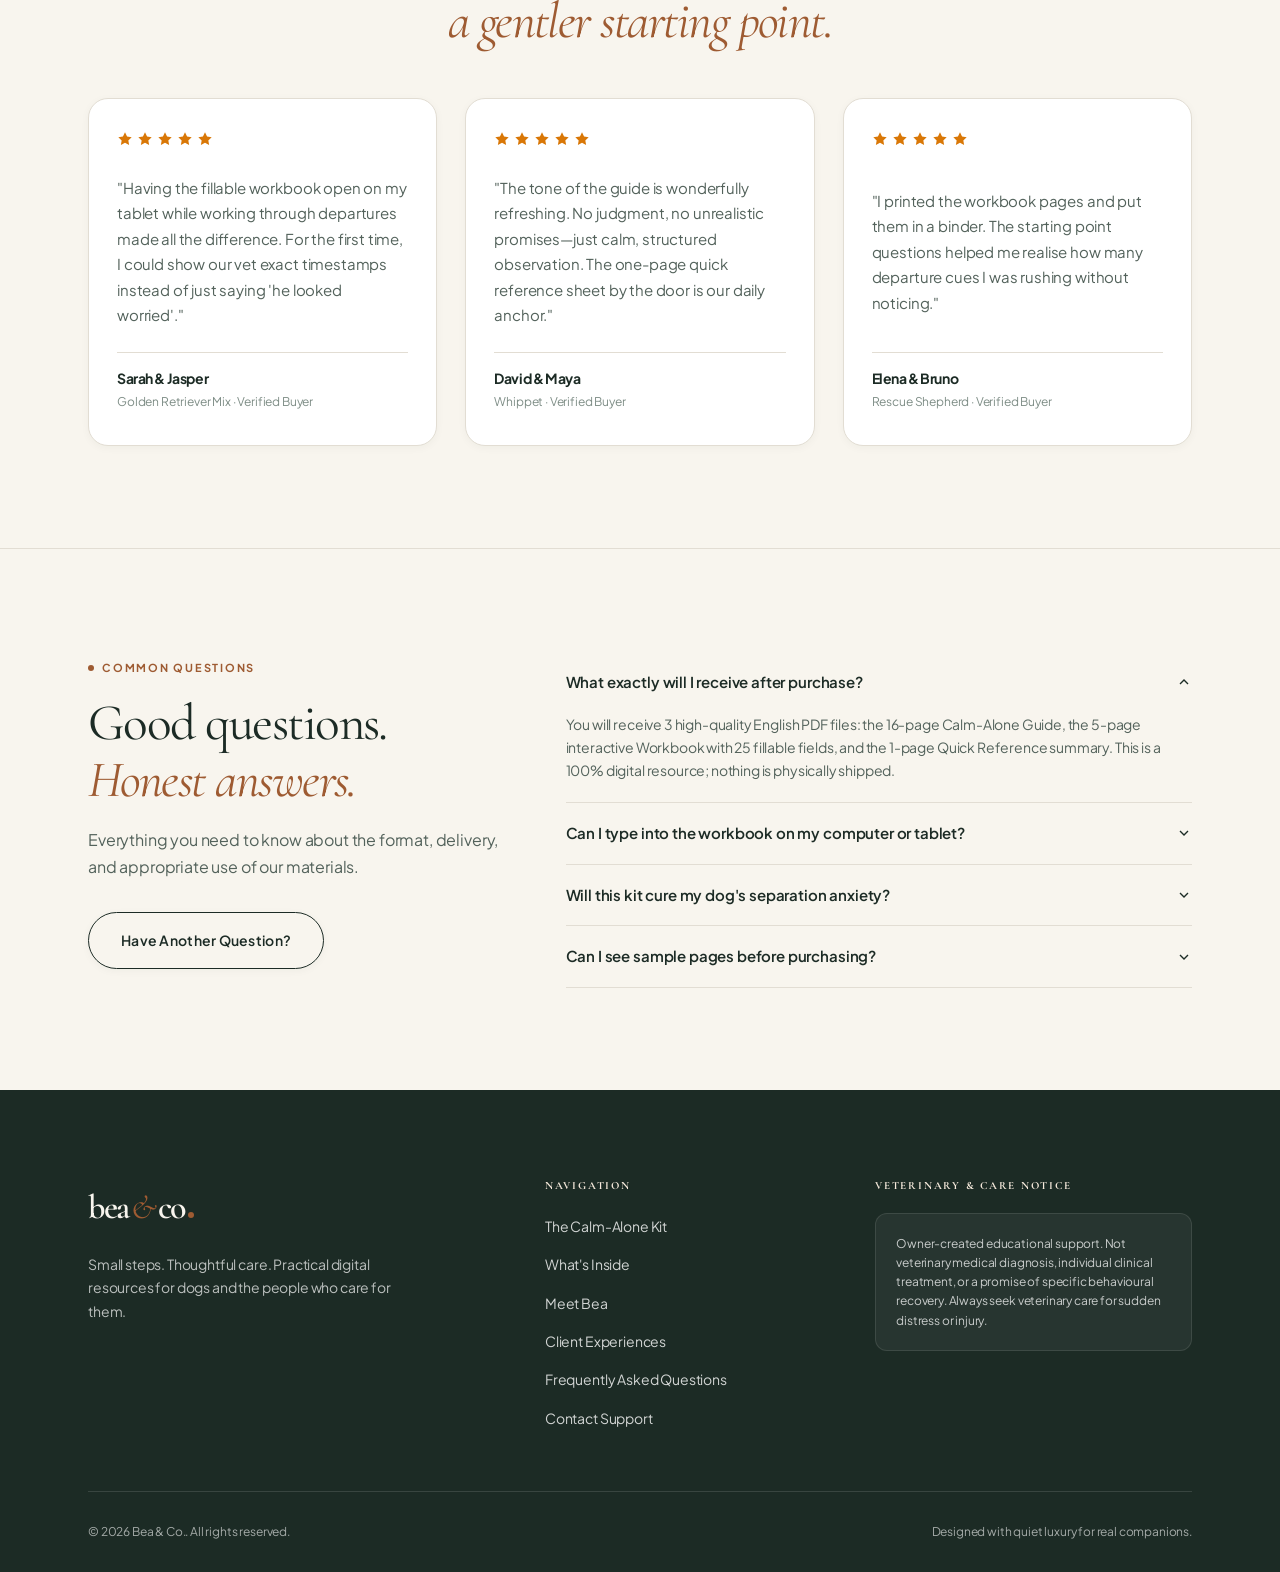
<file: output/store-preview/product.html>
<!doctype html>
<html class="no-js" lang="en">
<head>
  <meta charset="utf-8">
  <meta http-equiv="X-UA-Compatible" content="IE=edge">
  <meta name="viewport" content="width=device-width, initial-scale=1.0, height=device-height, minimum-scale=1.0">
  <link rel="canonical" href="https://bea-co.it">
  <link rel="preconnect" href="https://fonts.googleapis.com">
  <link rel="preconnect" href="https://fonts.gstatic.com" crossorigin>

  <title>Bea &amp; Co. | Small steps. Thoughtful care.</title>
  <meta name="description" content="A thoughtful guide and fillable workbook for the small steps around alone time. Meet Bea &amp; Co.">

  <!-- OpenGraph & Twitter Cards -->
  <meta property="og:site_name" content="Bea &amp; Co.">
  <meta property="og:url" content="https://bea-co.it">
  <meta property="og:title" content="Bea &amp; Co. | Small steps. Thoughtful care.">
  <meta property="og:type" content="product">
  <meta property="og:description" content="A thoughtful guide and fillable workbook for the small steps around alone time. Meet Bea &amp; Co.">
  <meta property="og:image" content="https:/assets/guide-cover.png">
  <meta name="twitter:card" content="summary_large_image">
  <meta name="twitter:title" content="Bea &amp; Co. | Small steps. Thoughtful care.">
  <meta name="twitter:description" content="A thoughtful guide and fillable workbook for the small steps around alone time. Meet Bea &amp; Co.">

  

  <!-- Stylesheets -->
  <link rel="stylesheet" href="/assets/theme.css">

  <!-- Theme Settings Custom Properties -->
  <style>
    :root {
      --color-bg: #F8F5EE;
      --color-ink: #1C2B25;
      --color-caramel: #9E5B32;
    }
  </style>

  <!-- Structured Data JSON-LD -->
  <script type="application/ld+json">
  {
    "@context": "https://schema.org",
    "@type": "Organization",
    "name": "Bea &amp; Co.",
    "url": "https://bea-co.it",
    "logo": "https:/assets/guide-cover.png",
    "sameAs": []
  }
  </script>
</head>
<body class="template-product">
  <a class="skip-link" href="#MainContent">Skip to content</a>

  
<div class="announcement-bar">
  <div class="container">
    <span>✦ Launch edition: Instant download includes all 3 digital PDFs & 25 interactive fields.</span>
    
      <a href="#the-kit">Explore the Kit →</a>
    
  </div>
</div>




  <header class="site-header">
  <div class="container header-inner">
    <a href="/" class="brand-logo" aria-label="Bea and Co Home">
      bea <span>&</span> co<span class="dot"></span>
    </a>

    <nav class="main-nav" aria-label="Main Navigation">
      <a href="/#the-kit">The Kit</a>
      <a href="/#inside">What's Inside</a>
      <a href="/#meet-bea">Meet Bea</a>
      <a href="/#reviews">Reviews</a>
      <a href="/#questions">FAQs</a>
      <a href="/#contact">Contact</a>
    </nav>

    <div class="header-actions">
      <button class="cart-toggle-btn" data-cart-toggle aria-label="Open Shopping Bag">
        <svg viewBox="0 0 24 24" fill="none" stroke="currentColor" stroke-width="2" stroke-linecap="round" stroke-linejoin="round"><circle cx="9" cy="21" r="1"></circle><circle cx="20" cy="21" r="1"></circle><path d="M1 1h4l2.68 13.39a2 2 0 0 0 2 1.61h9.72a2 2 0 0 0 2-1.61L23 6H6"></path></svg>

        <span>Bag</span>
        <span class="cart-count-badge" data-cart-count>1</span>
      </button>

      <button class="mobile-menu-btn" data-mobile-menu-toggle aria-label="Toggle menu">
        <svg width="24" height="24" viewBox="0 0 24 24" fill="none" stroke="currentColor" stroke-width="2"><line x1="3" y1="12" x2="21" y2="12"></line><line x1="3" y1="6" x2="21" y2="6"></line><line x1="3" y1="18" x2="21" y2="18"></line></svg>
      </button>
    </div>
  </div>
</header>

<!-- Mobile Navigation Drawer -->
<div class="mobile-nav-drawer" data-mobile-drawer>
  <div class="mobile-nav-panel">
    <div style="display:flex;justify-content:space-between;align-items:center;">
      <span class="brand-logo" style="font-size:26px;">bea <span>&</span> co<span class="dot"></span></span>
      <button class="cart-drawer-close" data-mobile-close aria-label="Close menu"><svg viewBox="0 0 24 24" fill="none" stroke="currentColor" stroke-width="2" stroke-linecap="round" stroke-linejoin="round"><line x1="18" y1="6" x2="6" y2="18"></line><line x1="6" y1="6" x2="18" y2="18"></line></svg>
</button>
    </div>
    <div class="mobile-nav-links">
      <a href="/#the-kit" data-mobile-close>The Calm-Alone Kit</a>
      <a href="/#inside" data-mobile-close>What's Inside</a>
      <a href="/#meet-bea" data-mobile-close>Meet Bea</a>
      <a href="/#reviews" data-mobile-close>Reviews & Stories</a>
      <a href="/#questions" data-mobile-close>Frequently Asked Questions</a>
      <a href="/#contact" data-mobile-close>Get in Touch</a>
    </div>
    <div style="margin-top:auto;padding-top:24px;border-top:1px solid var(--color-border);">
      <a href="/#the-kit" class="btn btn-caramel btn-full" data-mobile-close>Get Your Kit ($29)</a>
    </div>
  </div>
</div>




  <main id="MainContent" role="main" tabindex="-1">
    


<section id="the-kit" class="product-showcase-wrap section-space">
  <div class="container">
    <div class="product-showcase-grid">
      <!-- Gallery Column -->
      <div class="product-visual-stage">
        <div class="product-art-composite">
          <img class="cover-img" src="/assets/guide-cover.png" alt="Actual cover of Bea's Calm-Alone Guide" width="530" height="750" loading="lazy">
          <img class="worksheet-img" src="/assets/workbook-preview.png" alt="Actual fillable session record from the workbook" width="530" height="750" loading="lazy">
        </div>
        <a class="preview-sample-btn" href="/assets/guide-preview.pdf" target="_blank" rel="noopener">
          <svg viewBox="0 0 24 24" fill="none" stroke="currentColor" stroke-width="2" stroke-linecap="round" stroke-linejoin="round"><path d="M21 15v4a2 2 0 0 1-2 2H5a2 2 0 0 1-2-2v-4"></path><polyline points="7 10 12 15 17 10"></polyline><line x1="12" y1="15" x2="12" y2="3"></line></svg>
 Take a Look Inside (Sample PDF)
        </a>
      </div>

      <!-- Details Column -->
      <div class="product-details-pane">
        <div class="eyebrow">THE COMPLETE BEA & CO. RESOURCE</div>
        
        <div class="rating-stars">
          <svg viewBox="0 0 24 24" fill="currentColor"><polygon points="12 2 15.09 8.26 22 9.27 17 14.14 18.18 21.02 12 17.77 5.82 21.02 7 14.14 2 9.27 8.91 8.26 12 2"></polygon></svg>
<svg viewBox="0 0 24 24" fill="currentColor"><polygon points="12 2 15.09 8.26 22 9.27 17 14.14 18.18 21.02 12 17.77 5.82 21.02 7 14.14 2 9.27 8.91 8.26 12 2"></polygon></svg>
<svg viewBox="0 0 24 24" fill="currentColor"><polygon points="12 2 15.09 8.26 22 9.27 17 14.14 18.18 21.02 12 17.77 5.82 21.02 7 14.14 2 9.27 8.91 8.26 12 2"></polygon></svg>
<svg viewBox="0 0 24 24" fill="currentColor"><polygon points="12 2 15.09 8.26 22 9.27 17 14.14 18.18 21.02 12 17.77 5.82 21.02 7 14.14 2 9.27 8.91 8.26 12 2"></polygon></svg>
<svg viewBox="0 0 24 24" fill="currentColor"><polygon points="12 2 15.09 8.26 22 9.27 17 14.14 18.18 21.02 12 17.77 5.82 21.02 7 14.14 2 9.27 8.91 8.26 12 2"></polygon></svg>

          <span style="color:var(--color-ink);margin-left:6px;">4.9 / 5.0 (140+ Guardians)</span>
        </div>

        <h2>Bea's Calm-Alone Kit</h2>
        <p class="lead-text" style="font-size:16px;margin-top:8px;">
          Less guesswork. More useful notes. A gentle companion for observing your dog, planning support, and recording everyday moments around leaving.
        </p>

        <div class="product-price-box">
          <span class="current-price">$29.00 USD</span>
          <span class="compare-price">$39.00 USD</span>
          <span class="save-badge">Save $10 (Launch Price)</span>
        </div>

        <div class="trust-badges-grid">
  <div class="trust-badge-item">
    <svg viewBox="0 0 24 24" fill="none" stroke="currentColor" stroke-width="2" stroke-linecap="round" stroke-linejoin="round"><path d="M21 15v4a2 2 0 0 1-2 2H5a2 2 0 0 1-2-2v-4"></path><polyline points="7 10 12 15 17 10"></polyline><line x1="12" y1="15" x2="12" y2="3"></line></svg>

    <div>
      <strong>Instant PDF Delivery</strong>
      <p style="margin:0;font-size:11px;color:var(--color-ink-muted)">Files sent directly to your inbox</p>
    </div>
  </div>
  <div class="trust-badge-item">
    <svg viewBox="0 0 24 24" fill="none" stroke="currentColor" stroke-width="2.5" stroke-linecap="round" stroke-linejoin="round"><polyline points="20 6 9 17 4 12"></polyline></svg>

    <div>
      <strong>Fillable & Printable</strong>
      <p style="margin:0;font-size:11px;color:var(--color-ink-muted)">25 interactive digital form fields</p>
    </div>
  </div>
  <div class="trust-badge-item">
    <svg viewBox="0 0 24 24" fill="none" stroke="currentColor" stroke-width="2" stroke-linecap="round" stroke-linejoin="round"><rect x="3" y="11" width="18" height="11" rx="2" ry="2"></rect><path d="M7 11V7a5 5 0 0 1 10 0v4"></path></svg>

    <div>
      <strong>Safe & Secure Checkout</strong>
      <p style="margin:0;font-size:11px;color:var(--color-ink-muted)">Encrypted SSL 256-bit protection</p>
    </div>
  </div>
  <div class="trust-badge-item">
    <svg viewBox="0 0 24 24" fill="currentColor"><polygon points="12 2 15.09 8.26 22 9.27 17 14.14 18.18 21.02 12 17.77 5.82 21.02 7 14.14 2 9.27 8.91 8.26 12 2"></polygon></svg>

    <div>
      <strong>Lifetime Access</strong>
      <p style="margin:0;font-size:11px;color:var(--color-ink-muted)">Re-use & re-print whenever needed</p>
    </div>
  </div>
</div>


        <!-- Purchase Form -->
        <div class="purchase-controls">
          <form action="" method="post" enctype="multipart/form-data" id="FeaturedProductForm">
            <input type="hidden" name="id" value="1">
            
            <div class="quantity-row" style="margin-bottom:16px;">
              <span style="font-size:13px;font-weight:600;">Quantity:</span>
              <div class="quantity-stepper" data-quantity-stepper>
                <button type="button" class="quantity-btn" data-quantity-minus aria-label="Decrease quantity">-</button>
                <input type="number" name="quantity" value="1" min="1" class="quantity-input" aria-label="Quantity">
                <button type="button" class="quantity-btn" data-quantity-plus aria-label="Increase quantity">+</button>
              </div>
            </div>

            <button type="submit" class="btn btn-caramel btn-full" style="padding-block:18px;font-size:16px;" data-primary-buy-button>
              Get Bea's Calm-Alone Kit — $29
              <svg viewBox="0 0 24 24" fill="none" stroke="currentColor" stroke-width="2" stroke-linecap="round" stroke-linejoin="round"><line x1="5" y1="12" x2="19" y2="12"></line><polyline points="12 5 19 12 12 19"></polyline></svg>

            </button>
          </form>
          <p style="font-size:11px;text-align:center;color:var(--color-ink-muted);">
            Immediate delivery to your email · One-time payment · Lifetime access
          </p>
        </div>

        <!-- Accordions -->
        <div class="product-accordions">
          <details class="accordion-item" open>
            <summary>
              <span>What exactly will I receive?</span>
              <svg viewBox="0 0 24 24" fill="none" stroke="currentColor" stroke-width="2"><polyline points="6 9 12 15 18 9"></polyline></svg>
            </summary>
            <div class="accordion-content">
              Three clean, high-resolution English PDF files: the 16-page Calm-Alone Guide, the 5-page Workbook with 25 interactive fields, and the 1-page Quick Reference cheat sheet. Delivered directly via email moments after checkout.
            </div>
          </details>

          <details class="accordion-item">
            <summary>
              <span>How does the fillable workbook function?</span>
              <svg viewBox="0 0 24 24" fill="none" stroke="currentColor" stroke-width="2"><polyline points="6 9 12 15 18 9"></polyline></svg>
            </summary>
            <div class="accordion-content">
              Open it in Adobe Acrobat, Apple Books, Preview or any browser. Click on any of the 25 fields to type your notes, save your customized document, or print copies for your desk. Re-use it for every new session!
            </div>
          </details>

          <details class="accordion-item">
            <summary>
              <span>Important note on veterinary boundaries</span>
              <svg viewBox="0 0 24 24" fill="none" stroke="currentColor" stroke-width="2"><polyline points="6 9 12 15 18 9"></polyline></svg>
            </summary>
            <div class="accordion-content">
              This kit is an owner-created educational resource, not veterinary care or an individual clinical prescription. If your dog experiences severe distress, self-injury or frantic escape attempts, please consult a veterinary professional promptly.
            </div>
          </details>
        </div>
      </div>
    </div>
  </div>
</section>


<section id="inside" class="section-space">
  <div class="container">
    <div style="text-align:center;max-width:700px;margin:0 auto;">
      <div class="eyebrow">WHAT'S INSIDE THE COMPLETE KIT</div>
      <h2>Designed for daily life.<br><em>Built to be practical.</em></h2>
      <p style="color:var(--color-ink-muted);margin-top:14px;">Every component was created to take the guesswork out of alone time, giving you clear records for yourself and your veterinarian.</p>
    </div>

    <div class="kit-cards-grid">
      <div class="kit-card">
        <div>
          <span class="kit-card-number">01</span>
          <span class="pill-badge" style="margin-bottom:12px;">16 Pages · PDF</span>
          <h3>The Calm-Alone Guide</h3>
          <p>A gentle, contextual guide to understanding departure triggers, identifying subtle distress signals, and managing real-life absences without forced stress tests.</p>
          <ul class="kit-card-features">
            <li><svg viewBox="0 0 24 24" fill="none" stroke="currentColor" stroke-width="2.5" stroke-linecap="round" stroke-linejoin="round"><polyline points="20 6 9 17 4 12"></polyline></svg>
 Grounded in positive dog welfare</li>
            <li><svg viewBox="0 0 24 24" fill="none" stroke="currentColor" stroke-width="2.5" stroke-linecap="round" stroke-linejoin="round"><polyline points="20 6 9 17 4 12"></polyline></svg>
 Clear limits & when to seek vet help</li>
            <li><svg viewBox="0 0 24 24" fill="none" stroke="currentColor" stroke-width="2.5" stroke-linecap="round" stroke-linejoin="round"><polyline points="20 6 9 17 4 12"></polyline></svg>
 No rigid one-size-fits-all deadlines</li>
          </ul>
        </div>
        <div style="margin-top:24px;">
          <a href="/assets/guide-preview.pdf" target="_blank" rel="noopener" class="text-btn">View Sample Pages ↗</a>
        </div>
      </div>

      <div class="kit-card" style="border-color:var(--color-caramel);box-shadow:var(--shadow-md);">
        <div>
          <span class="kit-card-number" style="color:var(--color-caramel);">02</span>
          <span class="pill-badge pill-badge-gold" style="margin-bottom:12px;">5 Pages · 25 Fillable Fields</span>
          <h3>Interactive Fillable Workbook</h3>
          <p>Open directly in Acrobat, Apple Books or any PDF reader. Type directly into the 25 interactive fields, save your copy, or print blank pages for handwritten notes.</p>
          <ul class="kit-card-features">
            <li><svg viewBox="0 0 24 24" fill="none" stroke="currentColor" stroke-width="2.5" stroke-linecap="round" stroke-linejoin="round"><polyline points="20 6 9 17 4 12"></polyline></svg>
 Starting Point & Home Readiness profile</li>
            <li><svg viewBox="0 0 24 24" fill="none" stroke="currentColor" stroke-width="2.5" stroke-linecap="round" stroke-linejoin="round"><polyline points="20 6 9 17 4 12"></polyline></svg>
 Reusable Session Observation logs</li>
            <li><svg viewBox="0 0 24 24" fill="none" stroke="currentColor" stroke-width="2.5" stroke-linecap="round" stroke-linejoin="round"><polyline points="20 6 9 17 4 12"></polyline></svg>
 Weekly Reflection & Setback trackers</li>
          </ul>
        </div>
        <div style="margin-top:24px;">
          <span class="pill-badge">Tested on iPad, Mac & PC</span>
        </div>
      </div>

      <div class="kit-card">
        <div>
          <span class="kit-card-number">03</span>
          <span class="pill-badge" style="margin-bottom:12px;">1 Page · Quick Card</span>
          <h3>One-Page Quick Reference</h3>
          <p>The essential reminders condensed into a single high-visibility sheet. Keep it on your desk or by the front door for immediate grounding before departures.</p>
          <ul class="kit-card-features">
            <li><svg viewBox="0 0 24 24" fill="none" stroke="currentColor" stroke-width="2.5" stroke-linecap="round" stroke-linejoin="round"><polyline points="20 6 9 17 4 12"></polyline></svg>
 Rapid checklist before stepping out</li>
            <li><svg viewBox="0 0 24 24" fill="none" stroke="currentColor" stroke-width="2.5" stroke-linecap="round" stroke-linejoin="round"><polyline points="20 6 9 17 4 12"></polyline></svg>
 What to notice at a glance</li>
            <li><svg viewBox="0 0 24 24" fill="none" stroke="currentColor" stroke-width="2.5" stroke-linecap="round" stroke-linejoin="round"><polyline points="20 6 9 17 4 12"></polyline></svg>
 Immediate calming protocols</li>
          </ul>
        </div>
        <div style="margin-top:24px;">
          <a href="#the-kit" class="text-btn">Explore in the Kit ↗</a>
        </div>
      </div>
    </div>
  </div>
</section>


<section class="section-space">
  <div class="container">
    <div style="text-align:center;max-width:700px;margin:0 auto 50px;">
      <div class="eyebrow">A GENTLE THREE-STEP METHOD</div>
      <h2>Read. Notice. <em>Reflect.</em></h2>
      <p style="color:var(--color-ink-muted);margin-top:14px;">A structured rhythm to replace emotional overwhelm with calm, factual clarity.</p>
    </div>

    <div class="kit-cards-grid">
      <div class="kit-card">
        <div>
          <span class="kit-card-number">01 / READ</span>
          <h3>Start with the guide.</h3>
          <p>Understand the purpose of the kit, its boundaries, and how to spot quiet distress signals without conducting stressful departure experiments.</p>
        </div>
      </div>

      <div class="kit-card">
        <div>
          <span class="kit-card-number">02 / NOTICE</span>
          <h3>Capture the small details.</h3>
          <p>Log the exact departure cues, actions, and dog responses into the interactive workbook. Write what you observed, even when uncertain.</p>
        </div>
      </div>

      <div class="kit-card">
        <div>
          <span class="kit-card-number">03 / REFLECT</span>
          <h3>Bring notes together.</h3>
          <p>Review weekly patterns and questions. Bring clear, structured documentation to your veterinarian or certified canine behaviourist.</p>
        </div>
      </div>
    </div>
  </div>
</section>


<section id="reviews" class="section-space">
  <div class="container">
    <div style="text-align:center;max-width:700px;margin:0 auto;">
      <div class="eyebrow">COMMUNITY EXPERIENCES</div>
      <h2>From dog guardians who needed<br><em>a gentler starting point.</em></h2>
    </div>

    <div class="testimonials-grid">
      <div class="testimonial-card">
        <div class="rating-stars"><svg viewBox="0 0 24 24" fill="currentColor"><polygon points="12 2 15.09 8.26 22 9.27 17 14.14 18.18 21.02 12 17.77 5.82 21.02 7 14.14 2 9.27 8.91 8.26 12 2"></polygon></svg>
<svg viewBox="0 0 24 24" fill="currentColor"><polygon points="12 2 15.09 8.26 22 9.27 17 14.14 18.18 21.02 12 17.77 5.82 21.02 7 14.14 2 9.27 8.91 8.26 12 2"></polygon></svg>
<svg viewBox="0 0 24 24" fill="currentColor"><polygon points="12 2 15.09 8.26 22 9.27 17 14.14 18.18 21.02 12 17.77 5.82 21.02 7 14.14 2 9.27 8.91 8.26 12 2"></polygon></svg>
<svg viewBox="0 0 24 24" fill="currentColor"><polygon points="12 2 15.09 8.26 22 9.27 17 14.14 18.18 21.02 12 17.77 5.82 21.02 7 14.14 2 9.27 8.91 8.26 12 2"></polygon></svg>
<svg viewBox="0 0 24 24" fill="currentColor"><polygon points="12 2 15.09 8.26 22 9.27 17 14.14 18.18 21.02 12 17.77 5.82 21.02 7 14.14 2 9.27 8.91 8.26 12 2"></polygon></svg>
</div>
        <p class="testimonial-quote">"Having the fillable workbook open on my tablet while working through departures made all the difference. For the first time, I could show our vet exact timestamps instead of just saying 'he looked worried'."</p>
        <div class="testimonial-author">
          <div class="author-info">
            <h4>Sarah & Jasper</h4>
            <span>Golden Retriever Mix · Verified Buyer</span>
          </div>
        </div>
      </div>

      <div class="testimonial-card">
        <div class="rating-stars"><svg viewBox="0 0 24 24" fill="currentColor"><polygon points="12 2 15.09 8.26 22 9.27 17 14.14 18.18 21.02 12 17.77 5.82 21.02 7 14.14 2 9.27 8.91 8.26 12 2"></polygon></svg>
<svg viewBox="0 0 24 24" fill="currentColor"><polygon points="12 2 15.09 8.26 22 9.27 17 14.14 18.18 21.02 12 17.77 5.82 21.02 7 14.14 2 9.27 8.91 8.26 12 2"></polygon></svg>
<svg viewBox="0 0 24 24" fill="currentColor"><polygon points="12 2 15.09 8.26 22 9.27 17 14.14 18.18 21.02 12 17.77 5.82 21.02 7 14.14 2 9.27 8.91 8.26 12 2"></polygon></svg>
<svg viewBox="0 0 24 24" fill="currentColor"><polygon points="12 2 15.09 8.26 22 9.27 17 14.14 18.18 21.02 12 17.77 5.82 21.02 7 14.14 2 9.27 8.91 8.26 12 2"></polygon></svg>
<svg viewBox="0 0 24 24" fill="currentColor"><polygon points="12 2 15.09 8.26 22 9.27 17 14.14 18.18 21.02 12 17.77 5.82 21.02 7 14.14 2 9.27 8.91 8.26 12 2"></polygon></svg>
</div>
        <p class="testimonial-quote">"The tone of the guide is wonderfully refreshing. No judgment, no unrealistic promises—just calm, structured observation. The one-page quick reference sheet by the door is our daily anchor."</p>
        <div class="testimonial-author">
          <div class="author-info">
            <h4>David & Maya</h4>
            <span>Whippet · Verified Buyer</span>
          </div>
        </div>
      </div>

      <div class="testimonial-card">
        <div class="rating-stars"><svg viewBox="0 0 24 24" fill="currentColor"><polygon points="12 2 15.09 8.26 22 9.27 17 14.14 18.18 21.02 12 17.77 5.82 21.02 7 14.14 2 9.27 8.91 8.26 12 2"></polygon></svg>
<svg viewBox="0 0 24 24" fill="currentColor"><polygon points="12 2 15.09 8.26 22 9.27 17 14.14 18.18 21.02 12 17.77 5.82 21.02 7 14.14 2 9.27 8.91 8.26 12 2"></polygon></svg>
<svg viewBox="0 0 24 24" fill="currentColor"><polygon points="12 2 15.09 8.26 22 9.27 17 14.14 18.18 21.02 12 17.77 5.82 21.02 7 14.14 2 9.27 8.91 8.26 12 2"></polygon></svg>
<svg viewBox="0 0 24 24" fill="currentColor"><polygon points="12 2 15.09 8.26 22 9.27 17 14.14 18.18 21.02 12 17.77 5.82 21.02 7 14.14 2 9.27 8.91 8.26 12 2"></polygon></svg>
<svg viewBox="0 0 24 24" fill="currentColor"><polygon points="12 2 15.09 8.26 22 9.27 17 14.14 18.18 21.02 12 17.77 5.82 21.02 7 14.14 2 9.27 8.91 8.26 12 2"></polygon></svg>
</div>
        <p class="testimonial-quote">"I printed the workbook pages and put them in a binder. The starting point questions helped me realise how many departure cues I was rushing without noticing."</p>
        <div class="testimonial-author">
          <div class="author-info">
            <h4>Elena & Bruno</h4>
            <span>Rescue Shepherd · Verified Buyer</span>
          </div>
        </div>
      </div>
    </div>
  </div>
</section>


<section id="questions" class="section-space" style="border-top:1px solid var(--color-border);">
  <div class="container">
    <div style="display:grid;grid-template-columns:0.8fr 1.2fr;gap:60px;">
      <div>
        <div class="eyebrow">COMMON QUESTIONS</div>
        <h2>Good questions.<br><em>Honest answers.</em></h2>
        <p style="color:var(--color-ink-muted);margin-top:16px;">Everything you need to know about the format, delivery, and appropriate use of our materials.</p>
        <div style="margin-top:32px;">
          <a href="#contact" class="btn btn-secondary">Have Another Question?</a>
        </div>
      </div>

      <div class="product-accordions">
        <details class="accordion-item" open>
          <summary>
            <span>What exactly will I receive after purchase?</span>
            <svg viewBox="0 0 24 24" fill="none" stroke="currentColor" stroke-width="2"><polyline points="6 9 12 15 18 9"></polyline></svg>
          </summary>
          <div class="accordion-content">
            You will receive 3 high-quality English PDF files: the 16-page Calm-Alone Guide, the 5-page interactive Workbook with 25 fillable fields, and the 1-page Quick Reference summary. This is a 100% digital resource; nothing is physically shipped.
          </div>
        </details>

        <details class="accordion-item">
          <summary>
            <span>Can I type into the workbook on my computer or tablet?</span>
            <svg viewBox="0 0 24 24" fill="none" stroke="currentColor" stroke-width="2"><polyline points="6 9 12 15 18 9"></polyline></svg>
          </summary>
          <div class="accordion-content">
            Yes! The workbook contains 25 native PDF form fields. Open it in Acrobat Reader, Apple Books, Chrome, or any standard PDF application, enter your notes, and save. You can also print blank copies if you prefer handwriting.
          </div>
        </details>

        <details class="accordion-item">
          <summary>
            <span>Will this kit cure my dog's separation anxiety?</span>
            <svg viewBox="0 0 24 24" fill="none" stroke="currentColor" stroke-width="2"><polyline points="6 9 12 15 18 9"></polyline></svg>
          </summary>
          <div class="accordion-content">
            No specific medical outcome or fixed timeframe is guaranteed. The kit is designed to organize observations and provide structured support. It does not replace clinical veterinary diagnosis or an individualized treatment plan with a certified professional.
          </div>
        </details>

        <details class="accordion-item">
          <summary>
            <span>Can I see sample pages before purchasing?</span>
            <svg viewBox="0 0 24 24" fill="none" stroke="currentColor" stroke-width="2"><polyline points="6 9 12 15 18 9"></polyline></svg>
          </summary>
          <div class="accordion-content">
            Yes. You can open our <a href="/assets/guide-preview.pdf" target="_blank" rel="noopener" style="color:var(--color-caramel);text-decoration:underline;">free preview sample</a> at any time to review the cover, table of contents, and sample observation logs.
          </div>
        </details>
      </div>
    </div>
  </div>
</section>



  </main>

  <footer class="site-footer">
  <div class="container">
    <div class="footer-top-grid">
      <div class="footer-brand">
        <a href="/" class="brand-logo" aria-label="Bea and Co">
          bea <span>&</span> co<span class="dot"></span>
        </a>
        <p>Small steps. Thoughtful care. Practical digital resources for dogs and the people who care for them.</p>
      </div>

      <div class="footer-col">
        <h4>Navigation</h4>
        <ul class="footer-links">
          <li><a href="/#the-kit">The Calm-Alone Kit</a></li>
          <li><a href="/#inside">What's Inside</a></li>
          <li><a href="/#meet-bea">Meet Bea</a></li>
          <li><a href="/#reviews">Client Experiences</a></li>
          <li><a href="/#questions">Frequently Asked Questions</a></li>
          <li><a href="/#contact">Contact Support</a></li>
        </ul>
      </div>

      <div class="footer-col">
        <h4>Veterinary & Care Notice</h4>
        <div class="footer-disclaimer-box">
          Owner-created educational support. Not veterinary medical diagnosis, individual clinical treatment, or a promise of specific behavioural recovery. Always seek veterinary care for sudden distress or injury.
        </div>
      </div>
    </div>

    <div class="footer-bottom">
      <span>© 2026 Bea &amp; Co.. All rights reserved.</span>
      <span>Designed with quiet luxury for real companions.</span>
    </div>
  </div>
</footer>




  <!-- Drawer Cart & Sticky CTA Elements -->
  <div class="cart-drawer-overlay" data-cart-drawer-overlay>
  <div class="cart-drawer" role="dialog" aria-modal="true" aria-label="Shopping Bag">
    <div class="cart-drawer-header">
      <h3>Your Bag (<span data-cart-item-count></span>)</h3>
      <button class="cart-drawer-close" data-cart-drawer-close aria-label="Close cart">
        <svg viewBox="0 0 24 24" fill="none" stroke="currentColor" stroke-width="2" stroke-linecap="round" stroke-linejoin="round"><line x1="18" y1="6" x2="6" y2="18"></line><line x1="6" y1="6" x2="18" y2="18"></line></svg>

      </button>
    </div>
    
    <div class="cart-bonus-meter">
      <div style="display:flex;justify-content:space-between;">
        <span>✦ Instant Digital Access Unlocked</span>
        <span style="color:var(--color-caramel)">100% Free Shipping</span>
      </div>
      <div class="meter-bar">
        <div class="meter-fill" style="width: 100%;"></div>
      </div>
    </div>

    <div class="cart-drawer-body">
      
        <div style="text-align:center;padding:48px 0;">
          <p style="font-family:var(--font-serif);font-size:22px;margin-bottom:16px;">Your bag is waiting.</p>
          <p style="color:var(--color-ink-muted);font-size:14px;margin-bottom:24px;">Discover Bea's Calm-Alone Kit to begin gentle, structured observations.</p>
          <a href="#the-kit" class="btn btn-primary" data-cart-drawer-close>Explore the Kit</a>
        </div>
      
    </div>

    
  </div>
</div>

  
    <div class="sticky-atc-bar" data-sticky-atc-bar>
  <div class="sticky-atc-inner">
    <div class="sticky-atc-info">
      <img class="sticky-atc-thumb" width="48" height="48" src="/assets/guide-cover.png" alt="Bea's Calm-Alone Kit Cover">
      <div>
        <div class="sticky-atc-title">Bea's Calm-Alone Kit (Complete 3-in-1 Bundle)</div>
        <div class="sticky-atc-price">$29.00 USD <span style="font-size:12px;text-decoration:line-through;color:var(--color-ink-light)">$39.00</span></div>
      </div>
    </div>
    <form action="" method="post" style="margin:0;">
      <input type="hidden" name="id" value="1">
      <input type="hidden" name="quantity" value="1">
      <button type="submit" class="btn btn-caramel" style="padding:12px 24px;">
        Get Instant Access ↗
      </button>
    </form>
  </div>
</div>

  

  <script src="/assets/theme.js" defer="defer"></script>
</body>
</html>
</file>
<file: assets/theme.css>
/*
 * Bea & Co. - Premium Boutique Shopify Theme
 * Quiet Luxury Aesthetic for Thoughtful Dog Guardians
 */
@import url('https://fonts.googleapis.com/css2?family=Cormorant+Garamond:ital,wght@0,400;0,500;0,600;0,700;1,400;1,600&family=Plus+Jakarta+Sans:wght@300;400;500;600;700&display=swap');

:root {
  --font-serif: 'Cormorant Garamond', Georgia, serif;
  --font-sans: 'Plus Jakarta Sans', -apple-system, BlinkMacSystemFont, 'Segoe UI', Roboto, sans-serif;
  
  --color-bg: #F8F5EE;
  --color-bg-subtle: #F1EAE0;
  --color-surface: #FFFFFF;
  --color-ink: #1C2B25;
  --color-ink-muted: #53625B;
  --color-ink-light: #7E8D86;
  --color-sage: #DDE5D7;
  --color-sage-light: #EBF1E7;
  --color-caramel: #9E5B32;
  --color-caramel-hover: #7E4523;
  --color-gold: #C28B52;
  --color-gold-light: #F7EBDD;
  --color-border: #E2DDD3;
  --color-border-dark: #C5BCAD;
  
  --shadow-sm: 0 2px 8px rgba(28, 43, 37, 0.04);
  --shadow-md: 0 8px 24px rgba(28, 43, 37, 0.08);
  --shadow-lg: 0 16px 40px rgba(28, 43, 37, 0.12);
  --shadow-hover: 0 20px 48px rgba(28, 43, 37, 0.15);
  
  --radius-sm: 6px;
  --radius-md: 12px;
  --radius-lg: 20px;
  --radius-pill: 9999px;
  
  --container-max: 1200px;
  --container-pad: clamp(20px, 4vw, 48px);
  --transition-base: all 0.25s cubic-bezier(0.16, 1, 0.3, 1);
}

*, *::before, *::after {
  box-sizing: border-box;
  margin: 0;
  padding: 0;
}

html {
  scroll-behavior: smooth;
  scroll-padding-top: 80px;
  -webkit-text-size-adjust: 100%;
}

body {
  background-color: var(--color-bg);
  color: var(--color-ink);
  font-family: var(--font-sans);
  font-size: 16px;
  line-height: 1.65;
  letter-spacing: -0.01em;
  overflow-x: hidden;
  -webkit-font-smoothing: antialiased;
}

/* Typography */
h1, h2, h3, h4, .serif-font {
  font-family: var(--font-serif);
  font-weight: 400;
  line-height: 1.12;
  letter-spacing: -0.03em;
  color: var(--color-ink);
}

h1 {
  font-size: clamp(42px, 5.5vw, 76px);
}

h2 {
  font-size: clamp(32px, 4vw, 52px);
}

h3 {
  font-size: clamp(24px, 2.5vw, 32px);
}

em, .italic-accent {
  font-family: var(--font-serif);
  font-style: italic;
  font-weight: 400;
  color: var(--color-caramel);
}

p {
  line-height: 1.7;
}

p + p {
  margin-top: 1.25rem;
}

a {
  color: inherit;
  text-decoration: none;
  transition: var(--transition-base);
}

img {
  max-width: 100%;
  height: auto;
  display: block;
}

button, input, select, textarea {
  font: inherit;
  color: inherit;
}

button {
  border: none;
  background: none;
  cursor: pointer;
}

/* Accessibility Focus */
:focus-visible {
  outline: 2px solid var(--color-caramel);
  outline-offset: 4px;
}

.skip-link {
  position: absolute;
  top: -100px;
  left: 20px;
  background: var(--color-ink);
  color: var(--color-bg);
  padding: 12px 20px;
  z-index: 9999;
  font-weight: 600;
  border-radius: var(--radius-sm);
  transition: top 0.2s;
}
.skip-link:focus {
  top: 20px;
}

/* Layout Utilities */
.container {
  width: 100%;
  max-width: var(--container-max);
  margin-inline: auto;
  padding-inline: var(--container-pad);
}

.section-space {
  padding-block: clamp(60px, 8vw, 110px);
}

.section-space-sm {
  padding-block: clamp(40px, 5vw, 70px);
}

.eyebrow {
  display: inline-flex;
  align-items: center;
  gap: 8px;
  font-size: 11px;
  font-weight: 700;
  letter-spacing: 0.16em;
  text-transform: uppercase;
  color: var(--color-caramel);
  margin-bottom: 18px;
}

.eyebrow::before {
  content: '';
  display: inline-block;
  width: 6px;
  height: 6px;
  border-radius: 50%;
  background: var(--color-caramel);
}

.lead-text {
  font-size: clamp(17px, 1.4vw, 20px);
  line-height: 1.7;
  color: var(--color-ink-muted);
  max-width: 540px;
}

/* Luxury Buttons */
.btn {
  display: inline-flex;
  align-items: center;
  justify-content: center;
  gap: 12px;
  padding: 16px 32px;
  font-size: 14px;
  font-weight: 600;
  letter-spacing: 0.02em;
  border-radius: var(--radius-pill);
  transition: var(--transition-base);
  text-decoration: none;
  cursor: pointer;
  box-shadow: var(--shadow-sm);
  position: relative;
  overflow: hidden;
}

.btn-primary {
  background-color: var(--color-ink);
  color: var(--color-bg);
  border: 1px solid var(--color-ink);
}

.btn-primary:hover {
  background-color: #2F433A;
  border-color: #2F433A;
  transform: translateY(-2px);
  box-shadow: var(--shadow-md);
}

.btn-secondary {
  background-color: transparent;
  color: var(--color-ink);
  border: 1.5px solid var(--color-ink);
}

.btn-secondary:hover {
  background-color: var(--color-ink);
  color: var(--color-bg);
  transform: translateY(-2px);
}

.btn-caramel {
  background-color: var(--color-caramel);
  color: #FFFFFF;
  border: 1px solid var(--color-caramel);
}

.btn-caramel:hover {
  background-color: var(--color-caramel-hover);
  border-color: var(--color-caramel-hover);
  transform: translateY(-2px);
  box-shadow: var(--shadow-md);
}

.btn-full {
  width: 100%;
}

.btn svg {
  width: 16px;
  height: 16px;
  transition: transform 0.2s;
}

.btn:hover svg {
  transform: translateX(3px);
}

.text-btn {
  display: inline-flex;
  align-items: center;
  gap: 8px;
  font-size: 14px;
  font-weight: 600;
  color: var(--color-ink);
  border-bottom: 1.5px solid var(--color-caramel);
  padding-bottom: 2px;
  transition: var(--transition-base);
}

.text-btn:hover {
  color: var(--color-caramel);
  border-bottom-color: var(--color-ink);
}

/* Badges & Pills */
.pill-badge {
  display: inline-flex;
  align-items: center;
  gap: 6px;
  padding: 6px 14px;
  background: var(--color-sage);
  color: var(--color-ink);
  font-size: 12px;
  font-weight: 600;
  border-radius: var(--radius-pill);
}

.pill-badge-gold {
  background: var(--color-gold-light);
  color: var(--color-caramel);
}

/* ==========================================
   HEADER & ANNOUNCEMENT BAR
   ========================================== */
.announcement-bar {
  background-color: var(--color-ink);
  color: var(--color-bg);
  font-size: 12px;
  font-weight: 500;
  letter-spacing: 0.05em;
  padding: 10px var(--container-pad);
  text-align: center;
  position: relative;
  z-index: 100;
}

.announcement-bar a {
  color: var(--color-gold-light);
  text-decoration: underline;
  margin-left: 8px;
}

.site-header {
  position: sticky;
  top: 0;
  z-index: 90;
  background: rgba(248, 245, 238, 0.92);
  backdrop-filter: blur(14px);
  -webkit-backdrop-filter: blur(14px);
  border-bottom: 1px solid var(--color-border);
  transition: var(--transition-base);
}

.header-inner {
  display: flex;
  align-items: center;
  justify-content: space-between;
  height: 80px;
}

.brand-logo {
  font-family: var(--font-serif);
  font-size: 34px;
  font-weight: 600;
  letter-spacing: -0.04em;
  color: var(--color-ink);
  display: flex;
  align-items: baseline;
}

.brand-logo span {
  color: var(--color-caramel);
  font-style: italic;
  font-weight: 400;
  margin-inline: 2px;
}

.brand-logo .dot {
  display: inline-block;
  width: 6px;
  height: 6px;
  border-radius: 50%;
  background: var(--color-caramel);
  margin-left: 2px;
}

.main-nav {
  display: flex;
  align-items: center;
  gap: 36px;
}

.main-nav a {
  font-size: 14px;
  font-weight: 500;
  color: var(--color-ink);
  position: relative;
  padding-block: 6px;
}

.main-nav a::after {
  content: '';
  position: absolute;
  bottom: 0;
  left: 0;
  width: 0;
  height: 1.5px;
  background: var(--color-caramel);
  transition: width 0.25s ease;
}

.main-nav a:hover::after {
  width: 100%;
}

.header-actions {
  display: flex;
  align-items: center;
  gap: 16px;
}

.cart-toggle-btn {
  display: inline-flex;
  align-items: center;
  gap: 8px;
  padding: 10px 18px;
  background: var(--color-surface);
  border: 1px solid var(--color-border);
  border-radius: var(--radius-pill);
  font-size: 13px;
  font-weight: 600;
  color: var(--color-ink);
  cursor: pointer;
  transition: var(--transition-base);
  box-shadow: var(--shadow-sm);
}

.cart-toggle-btn:hover {
  border-color: var(--color-ink);
  transform: translateY(-1px);
}

.cart-count-badge {
  display: inline-grid;
  place-items: center;
  background: var(--color-caramel);
  color: #FFFFFF;
  font-size: 11px;
  font-weight: 700;
  width: 20px;
  height: 20px;
  border-radius: 50%;
}

.mobile-menu-btn {
  display: none;
  background: none;
  border: none;
  padding: 8px;
  cursor: pointer;
}

/* Mobile Nav Drawer */
.mobile-nav-drawer {
  position: fixed;
  inset: 0;
  background: rgba(28, 43, 37, 0.4);
  backdrop-filter: blur(8px);
  z-index: 150;
  opacity: 0;
  pointer-events: none;
  transition: opacity 0.3s ease;
}

.mobile-nav-drawer.is-active {
  opacity: 1;
  pointer-events: auto;
}

.mobile-nav-panel {
  position: absolute;
  top: 0;
  right: 0;
  width: min(340px, 85vw);
  height: 100%;
  background: var(--color-bg);
  padding: 32px 24px;
  display: flex;
  flex-direction: column;
  transform: translateX(100%);
  transition: transform 0.35s cubic-bezier(0.16, 1, 0.3, 1);
  box-shadow: var(--shadow-lg);
}

.mobile-nav-drawer.is-active .mobile-nav-panel {
  transform: translateX(0);
}

.mobile-nav-links {
  display: flex;
  flex-direction: column;
  gap: 20px;
  margin-top: 40px;
  font-size: 18px;
  font-family: var(--font-serif);
}

/* ==========================================
   HERO SECTION
   ========================================== */
.hero-grid {
  display: grid;
  grid-template-columns: 1.15fr 0.85fr;
  gap: clamp(40px, 6vw, 80px);
  align-items: center;
  padding-block: clamp(40px, 6vw, 80px);
}

.hero-content {
  max-width: 600px;
}

.hero-content h1 {
  margin-bottom: 24px;
}

.hero-actions {
  display: flex;
  align-items: center;
  gap: 20px;
  flex-wrap: wrap;
  margin-top: 36px;
  margin-bottom: 28px;
}

.hero-meta-strip {
  display: flex;
  align-items: center;
  gap: 16px;
  font-size: 12px;
  color: var(--color-ink-muted);
  flex-wrap: wrap;
}

.hero-meta-item {
  display: inline-flex;
  align-items: center;
  gap: 6px;
}

.hero-media-wrap {
  position: relative;
  display: flex;
  justify-content: center;
}

.hero-photo-frame {
  position: relative;
  width: 100%;
  max-width: 440px;
  height: 540px;
  border-radius: 220px 220px 16px 16px;
  overflow: hidden;
  box-shadow: var(--shadow-lg);
  border: 8px solid var(--color-surface);
}

.hero-photo-frame img {
  width: 100%;
  height: 100%;
  object-fit: cover;
  object-position: center 38%;
  transition: transform 0.6s ease;
}

.hero-photo-frame:hover img {
  transform: scale(1.03);
}

.hero-floating-badge {
  position: absolute;
  bottom: 36px;
  right: -12px;
  background: var(--color-sage-light);
  border: 5px solid var(--color-surface);
  border-radius: var(--radius-md);
  padding: 16px 20px;
  box-shadow: var(--shadow-md);
  transform: rotate(-5deg);
  font-family: var(--font-serif);
  font-size: 18px;
  line-height: 1.25;
  color: var(--color-ink);
  max-width: 170px;
}

.hero-floating-badge em {
  display: block;
  font-size: 16px;
  color: var(--color-caramel);
}

/* ==========================================
   VALUES / TRUST TICKER
   ========================================== */
.values-ticker-wrap {
  background: var(--color-surface);
  border-block: 1px solid var(--color-border);
  padding: 22px 0;
  overflow: hidden;
}

.ticker-track {
  display: flex;
  align-items: center;
  justify-content: space-around;
  gap: 40px;
  flex-wrap: wrap;
}

.ticker-item {
  display: inline-flex;
  align-items: center;
  gap: 12px;
  font-size: 13px;
  font-weight: 600;
  letter-spacing: 0.04em;
  color: var(--color-ink);
}

.ticker-item svg {
  width: 18px;
  height: 18px;
  color: var(--color-caramel);
}

/* ==========================================
   KIT BREAKDOWN (3 PILLARS)
   ========================================== */
.kit-cards-grid {
  display: grid;
  grid-template-columns: repeat(3, 1fr);
  gap: 28px;
  margin-top: 48px;
}

.kit-card {
  background: var(--color-surface);
  border: 1px solid var(--color-border);
  border-radius: var(--radius-lg);
  padding: 36px 30px;
  display: flex;
  flex-direction: column;
  justify-content: space-between;
  transition: var(--transition-base);
  position: relative;
}

.kit-card:hover {
  transform: translateY(-6px);
  box-shadow: var(--shadow-lg);
  border-color: var(--color-caramel);
}

.kit-card-number {
  font-family: var(--font-serif);
  font-size: 28px;
  color: var(--color-caramel);
  margin-bottom: 16px;
}

.kit-card h3 {
  margin-bottom: 12px;
}

.kit-card p {
  color: var(--color-ink-muted);
  font-size: 14px;
}

.kit-card-features {
  list-style: none;
  margin-top: 24px;
  padding-top: 20px;
  border-top: 1px solid var(--color-border);
}

.kit-card-features li {
  display: flex;
  align-items: center;
  gap: 10px;
  font-size: 13px;
  color: var(--color-ink);
  margin-bottom: 10px;
}

.kit-card-features svg {
  width: 14px;
  height: 14px;
  color: var(--color-caramel);
  flex-shrink: 0;
}

/* ==========================================
   FEATURED & MAIN PRODUCT SHOWCASE
   ========================================== */
.product-showcase-wrap {
  background: var(--color-bg-subtle);
  border-block: 1px solid var(--color-border);
}

.product-showcase-grid {
  display: grid;
  grid-template-columns: 1.05fr 0.95fr;
  gap: clamp(40px, 7vw, 90px);
  align-items: start;
}

/* Gallery */
.product-visual-stage {
  position: sticky;
  top: 100px;
  background: var(--color-surface);
  border-radius: var(--radius-lg);
  padding: 48px;
  border: 1px solid var(--color-border);
  box-shadow: var(--shadow-md);
  display: flex;
  flex-direction: column;
  align-items: center;
}

.product-art-composite {
  position: relative;
  width: 100%;
  max-width: 440px;
  height: 480px;
  display: flex;
  align-items: center;
  justify-content: center;
}

.product-art-composite .cover-img {
  width: 65%;
  border-radius: var(--radius-sm);
  box-shadow: 0 20px 45px rgba(28, 43, 37, 0.22);
  transform: rotate(-6deg);
  position: relative;
  z-index: 2;
  border: 1px solid rgba(0,0,0,0.06);
  transition: transform 0.4s ease;
}

.product-art-composite .worksheet-img {
  width: 55%;
  position: absolute;
  right: 5%;
  top: 30%;
  border-radius: var(--radius-sm);
  box-shadow: 0 16px 36px rgba(28, 43, 37, 0.16);
  transform: rotate(8deg);
  z-index: 1;
  border: 1px solid rgba(0,0,0,0.06);
  transition: transform 0.4s ease;
}

.product-art-composite:hover .cover-img {
  transform: rotate(-4deg) translateY(-4px);
}

.product-art-composite:hover .worksheet-img {
  transform: rotate(10deg) translateY(-2px);
}

.preview-sample-btn {
  margin-top: 28px;
  display: inline-flex;
  align-items: center;
  gap: 8px;
  font-size: 13px;
  font-weight: 600;
  color: var(--color-caramel);
  background: var(--color-gold-light);
  padding: 10px 22px;
  border-radius: var(--radius-pill);
  transition: var(--transition-base);
}

.preview-sample-btn:hover {
  background: var(--color-caramel);
  color: #FFFFFF;
}

/* Product Details */
.product-details-pane {
  display: flex;
  flex-direction: column;
}

.rating-stars {
  display: inline-flex;
  align-items: center;
  gap: 4px;
  color: #D97706;
  font-size: 13px;
  font-weight: 600;
  margin-bottom: 12px;
}

.rating-stars svg {
  width: 16px;
  height: 16px;
  fill: currentColor;
}

.product-price-box {
  display: flex;
  align-items: baseline;
  gap: 16px;
  margin-block: 16px 24px;
}

.current-price {
  font-family: var(--font-serif);
  font-size: 38px;
  font-weight: 600;
  color: var(--color-ink);
}

.compare-price {
  font-family: var(--font-serif);
  font-size: 24px;
  text-decoration: line-through;
  color: var(--color-ink-light);
}

.save-badge {
  background: var(--color-caramel);
  color: #FFFFFF;
  font-size: 11px;
  font-weight: 700;
  padding: 4px 10px;
  border-radius: var(--radius-pill);
}

.product-description-content {
  font-size: 15px;
  color: var(--color-ink-muted);
  margin-bottom: 28px;
}

.product-description-content ul {
  padding-left: 20px;
  margin-top: 12px;
}

.product-description-content li {
  margin-bottom: 8px;
}

/* Quantity & CTA */
.purchase-controls {
  display: flex;
  flex-direction: column;
  gap: 16px;
  margin-bottom: 28px;
}

.quantity-row {
  display: flex;
  align-items: center;
  gap: 16px;
}

.quantity-stepper {
  display: inline-flex;
  align-items: center;
  background: var(--color-surface);
  border: 1px solid var(--color-border);
  border-radius: var(--radius-pill);
  padding: 4px;
}

.quantity-btn {
  width: 36px;
  height: 36px;
  display: grid;
  place-items: center;
  border-radius: 50%;
  font-size: 16px;
  font-weight: 600;
  color: var(--color-ink);
  transition: var(--transition-base);
}

.quantity-btn:hover {
  background: var(--color-sage);
}

.quantity-input {
  width: 44px;
  text-align: center;
  border: none;
  background: transparent;
  font-weight: 600;
  font-size: 15px;
}

.quantity-input::-webkit-inner-spin-button,
.quantity-input::-webkit-outer-spin-button {
  -webkit-appearance: none;
  margin: 0;
}

/* Trust Badges Strip */
.trust-badges-grid {
  display: grid;
  grid-template-columns: repeat(2, 1fr);
  gap: 16px;
  padding-block: 24px;
  border-block: 1px solid var(--color-border);
  margin-bottom: 32px;
}

.trust-badge-item {
  display: flex;
  align-items: center;
  gap: 12px;
  font-size: 13px;
  font-weight: 500;
}

.trust-badge-item svg {
  width: 20px;
  height: 20px;
  color: var(--color-caramel);
  flex-shrink: 0;
}

/* Accordion Tabs */
.product-accordions {
  display: flex;
  flex-direction: column;
}

.accordion-item {
  border-bottom: 1px solid var(--color-border);
}

.accordion-item summary {
  padding: 18px 0;
  font-size: 15px;
  font-weight: 600;
  display: flex;
  justify-content: space-between;
  align-items: center;
  cursor: pointer;
  list-style: none;
}

.accordion-item summary::-webkit-details-marker {
  display: none;
}

.accordion-item summary svg {
  width: 16px;
  height: 16px;
  transition: transform 0.3s;
}

.accordion-item[open] summary svg {
  transform: rotate(180deg);
}

.accordion-content {
  padding-bottom: 20px;
  font-size: 14px;
  color: var(--color-ink-muted);
}

/* ==========================================
   STICKY ADD TO CART BAR
   ========================================== */
.sticky-atc-bar {
  position: fixed;
  bottom: 0;
  left: 0;
  width: 100%;
  background: rgba(255, 255, 255, 0.95);
  backdrop-filter: blur(12px);
  -webkit-backdrop-filter: blur(12px);
  border-top: 1px solid var(--color-border);
  padding: 14px var(--container-pad);
  z-index: 80;
  transform: translateY(100%);
  transition: transform 0.35s cubic-bezier(0.16, 1, 0.3, 1);
  box-shadow: 0 -4px 20px rgba(0,0,0,0.06);
}

.sticky-atc-bar.is-visible {
  transform: translateY(0);
}

.sticky-atc-inner {
  display: flex;
  align-items: center;
  justify-content: space-between;
  max-width: var(--container-max);
  margin: 0 auto;
}

.sticky-atc-info {
  display: flex;
  align-items: center;
  gap: 16px;
}

.sticky-atc-thumb {
  width: 48px;
  height: 48px;
  border-radius: var(--radius-sm);
  object-fit: cover;
  border: 1px solid var(--color-border);
}

.sticky-atc-title {
  font-weight: 600;
  font-size: 14px;
}

.sticky-atc-price {
  font-family: var(--font-serif);
  font-size: 18px;
  color: var(--color-caramel);
}

/* ==========================================
   STORY / EDITORIAL SECTION ("Meet Bea")
   ========================================== */
.story-section {
  background-color: #EFE8DD;
  position: relative;
}

.story-grid {
  display: grid;
  grid-template-columns: 0.9fr 1.1fr;
  gap: clamp(40px, 8vw, 100px);
  align-items: center;
}

.story-photo-wrap {
  position: relative;
}

.story-photo {
  width: 100%;
  max-width: 440px;
  height: 500px;
  border-radius: var(--radius-lg);
  object-fit: cover;
  object-position: center 30%;
  box-shadow: var(--shadow-lg);
  border: 6px solid var(--color-surface);
}

.story-content h2 {
  margin-bottom: 24px;
}

.story-signature {
  font-family: var(--font-serif);
  font-style: italic;
  font-size: 26px;
  color: var(--color-caramel);
  margin-top: 32px;
  display: block;
}

/* ==========================================
   TESTIMONIALS & SOCIAL PROOF
   ========================================== */
.testimonials-grid {
  display: grid;
  grid-template-columns: repeat(3, 1fr);
  gap: 28px;
  margin-top: 48px;
}

.testimonial-card {
  background: var(--color-surface);
  border: 1px solid var(--color-border);
  border-radius: var(--radius-lg);
  padding: 32px 28px;
  display: flex;
  flex-direction: column;
  justify-content: space-between;
  box-shadow: var(--shadow-sm);
  transition: var(--transition-base);
}

.testimonial-card:hover {
  transform: translateY(-4px);
  box-shadow: var(--shadow-md);
}

.testimonial-quote {
  font-size: 15px;
  line-height: 1.7;
  color: var(--color-ink-muted);
  margin-block: 16px 24px;
  position: relative;
}

.testimonial-author {
  display: flex;
  align-items: center;
  gap: 12px;
  border-top: 1px solid var(--color-border);
  padding-top: 18px;
}

.author-info h4 {
  font-size: 14px;
  font-weight: 700;
  font-family: var(--font-sans);
}

.author-info span {
  font-size: 12px;
  color: var(--color-ink-light);
}

/* ==========================================
   AJAX CART DRAWER
   ========================================== */
.cart-drawer-overlay {
  position: fixed;
  inset: 0;
  background: rgba(28, 43, 37, 0.45);
  backdrop-filter: blur(8px);
  -webkit-backdrop-filter: blur(8px);
  z-index: 200;
  opacity: 0;
  pointer-events: none;
  transition: opacity 0.3s ease;
}

.cart-drawer-overlay.is-open {
  opacity: 1;
  pointer-events: auto;
}

.cart-drawer {
  position: fixed;
  top: 0;
  right: 0;
  width: min(440px, 92vw);
  height: 100%;
  background: var(--color-surface);
  z-index: 210;
  display: flex;
  flex-direction: column;
  transform: translateX(100%);
  transition: transform 0.35s cubic-bezier(0.16, 1, 0.3, 1);
  box-shadow: -10px 0 40px rgba(0,0,0,0.15);
}

.cart-drawer-overlay.is-open .cart-drawer {
  transform: translateX(0);
}

.cart-drawer-header {
  padding: 24px;
  border-bottom: 1px solid var(--color-border);
  display: flex;
  justify-content: space-between;
  align-items: center;
}

.cart-drawer-header h3 {
  font-size: 22px;
}

.cart-drawer-close {
  background: none;
  border: none;
  padding: 8px;
  cursor: pointer;
  border-radius: 50%;
  display: grid;
  place-items: center;
  transition: var(--transition-base);
}

.cart-drawer-close:hover {
  background: var(--color-bg);
}

/* Progress bar */
.cart-bonus-meter {
  background: var(--color-sage-light);
  padding: 14px 24px;
  font-size: 12px;
  font-weight: 600;
  color: var(--color-ink);
  border-bottom: 1px solid var(--color-border);
}

.meter-bar {
  height: 6px;
  background: #C4D3BE;
  border-radius: 3px;
  margin-top: 8px;
  overflow: hidden;
}

.meter-fill {
  height: 100%;
  width: 100%;
  background: var(--color-caramel);
  border-radius: 3px;
  transition: width 0.4s ease;
}

.cart-drawer-body {
  flex: 1;
  overflow-y: auto;
  padding: 24px;
}

.cart-item-row {
  display: flex;
  gap: 16px;
  padding-bottom: 20px;
  border-bottom: 1px solid var(--color-border);
  margin-bottom: 20px;
}

.cart-item-thumb {
  width: 72px;
  height: 72px;
  border-radius: var(--radius-sm);
  object-fit: cover;
  border: 1px solid var(--color-border);
}

.cart-item-info {
  flex: 1;
}

.cart-item-title {
  font-size: 14px;
  font-weight: 600;
  margin-bottom: 4px;
}

.cart-item-price {
  font-family: var(--font-serif);
  font-size: 16px;
  color: var(--color-caramel);
  margin-bottom: 8px;
}

.cart-drawer-footer {
  padding: 24px;
  border-top: 1px solid var(--color-border);
  background: var(--color-bg);
}

.cart-subtotal-row {
  display: flex;
  justify-content: space-between;
  align-items: center;
  font-size: 18px;
  font-weight: 600;
  margin-bottom: 8px;
}

.cart-subtotal-price {
  font-family: var(--font-serif);
  font-size: 24px;
}

.cart-tax-notice {
  font-size: 12px;
  color: var(--color-ink-light);
  margin-bottom: 20px;
}

/* ==========================================
   FOOTER
   ========================================== */
.site-footer {
  background-color: var(--color-ink);
  color: var(--color-bg);
  padding-top: clamp(60px, 8vw, 90px);
  padding-bottom: 30px;
}

.footer-top-grid {
  display: grid;
  grid-template-columns: 1.2fr 0.8fr 1fr;
  gap: clamp(40px, 6vw, 80px);
  padding-bottom: 60px;
  border-bottom: 1px solid rgba(255, 255, 255, 0.12);
}

.footer-brand .brand-logo {
  color: var(--color-bg);
  margin-bottom: 16px;
}

.footer-brand p {
  color: rgba(255, 255, 255, 0.7);
  font-size: 14px;
  max-width: 320px;
}

.footer-col h4 {
  font-size: 11px;
  font-weight: 700;
  letter-spacing: 0.16em;
  text-transform: uppercase;
  color: var(--color-gold-light);
  margin-bottom: 20px;
}

.footer-links {
  list-style: none;
  display: flex;
  flex-direction: column;
  gap: 12px;
}

.footer-links a {
  color: rgba(255, 255, 255, 0.8);
  font-size: 14px;
}

.footer-links a:hover {
  color: #FFFFFF;
  text-decoration: underline;
}

.footer-disclaimer-box {
  background: rgba(255, 255, 255, 0.05);
  border: 1px solid rgba(255, 255, 255, 0.1);
  border-radius: var(--radius-md);
  padding: 20px;
  font-size: 12px;
  line-height: 1.6;
  color: rgba(255, 255, 255, 0.75);
}

.footer-bottom {
  display: flex;
  justify-content: space-between;
  align-items: center;
  padding-top: 30px;
  font-size: 12px;
  color: rgba(255, 255, 255, 0.6);
  flex-wrap: wrap;
  gap: 16px;
}

/* ==========================================
   RESPONSIVE QUERIES
   ========================================== */
@media (max-width: 990px) {
  .hero-grid,
  .product-showcase-grid,
  .story-grid,
  .footer-top-grid {
    grid-template-columns: 1fr;
    gap: 40px;
  }
  
  .hero-media-wrap {
    order: -1;
  }
  
  .kit-cards-grid,
  .testimonials-grid {
    grid-template-columns: 1fr;
  }
  
  .main-nav {
    display: none;
  }
  
  .mobile-menu-btn {
    display: block;
  }
  
  .product-visual-stage {
    position: static;
  }
}

@media (max-width: 640px) {
  .hero-photo-frame {
    height: 420px;
    border-radius: 180px 180px 12px 12px;
  }
  
  .hero-floating-badge {
    bottom: 20px;
    right: 0px;
    font-size: 15px;
    padding: 12px 16px;
  }
  
  .trust-badges-grid {
    grid-template-columns: 1fr;
  }
  
  .sticky-atc-inner {
    flex-direction: column;
    gap: 12px;
    align-items: stretch;
  }
  
  .sticky-atc-info {
    justify-content: space-between;
  }
}
</file>
